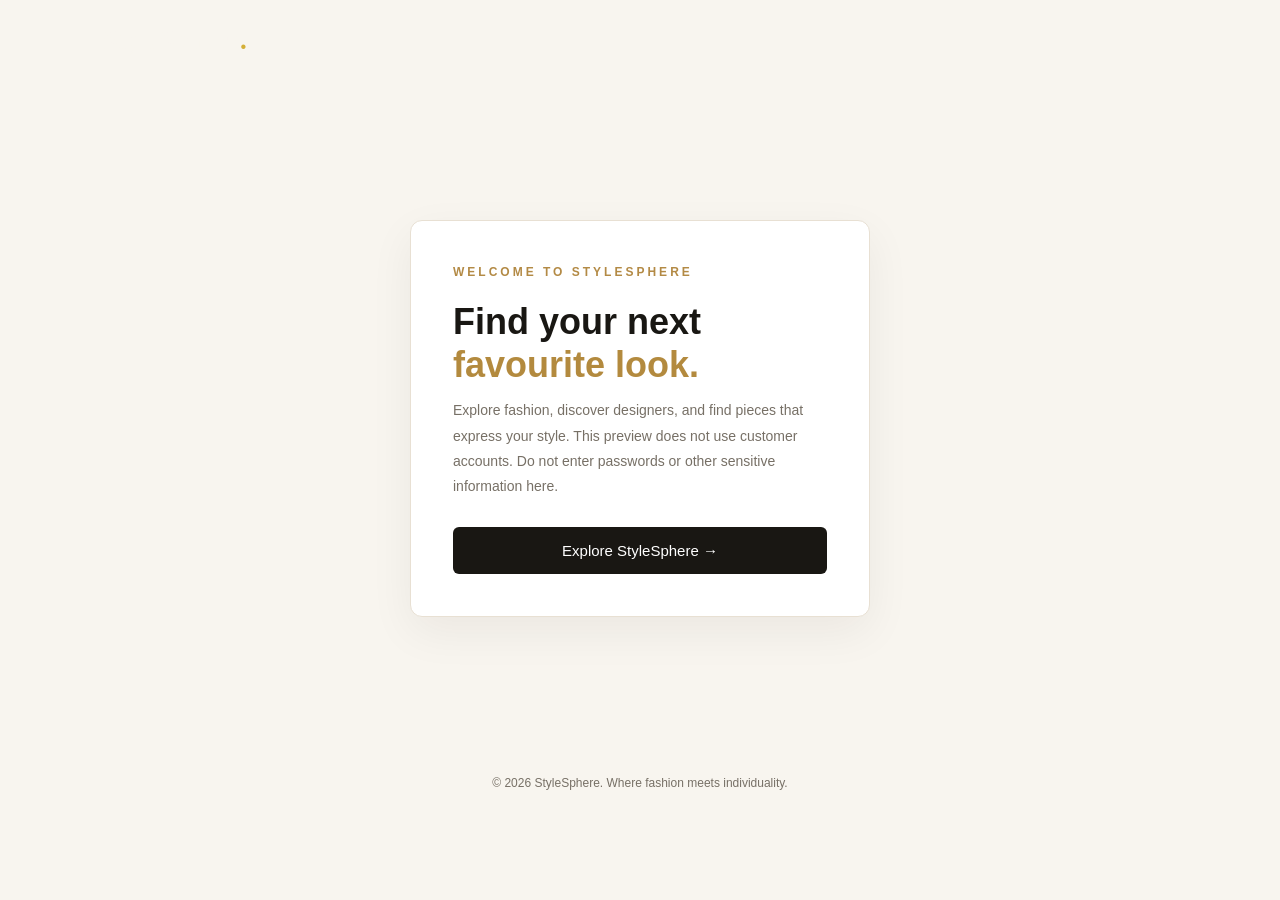
<file: index.html>
<!DOCTYPE html>
<html lang="en">
<head>
    <meta charset="UTF-8">
    <meta name="viewport" content="width=device-width, initial-scale=1.0">

    <title>StyleSphere | Fashion</title>

    <link rel="stylesheet" href="style.css">
</head>
<body class="auth-page">

    <header class="auth-header">
        <a href="dashboard.html" class="logo">StyleSphere<span>.</span></a>
    </header>

    <main class="auth-container">

        <section class="auth-card">

            <p class="eyebrow">WELCOME TO STYLESPHERE</p>

            <h1>Find your next <span>favourite look.</span></h1>

            <p class="auth-description">
                Explore fashion, discover designers, and find pieces that express
                your style. This preview does not use customer accounts. Do not
                enter passwords or other sensitive information here.
            </p>

            <a class="auth-button" href="dashboard.html">Explore StyleSphere →</a>

        </section>

    </main>

    <footer class="auth-footer">
        <p>© 2026 StyleSphere. Where fashion meets individuality.</p>
    </footer>

    <script src="script.js"></script>

</body>
</html>
</file>
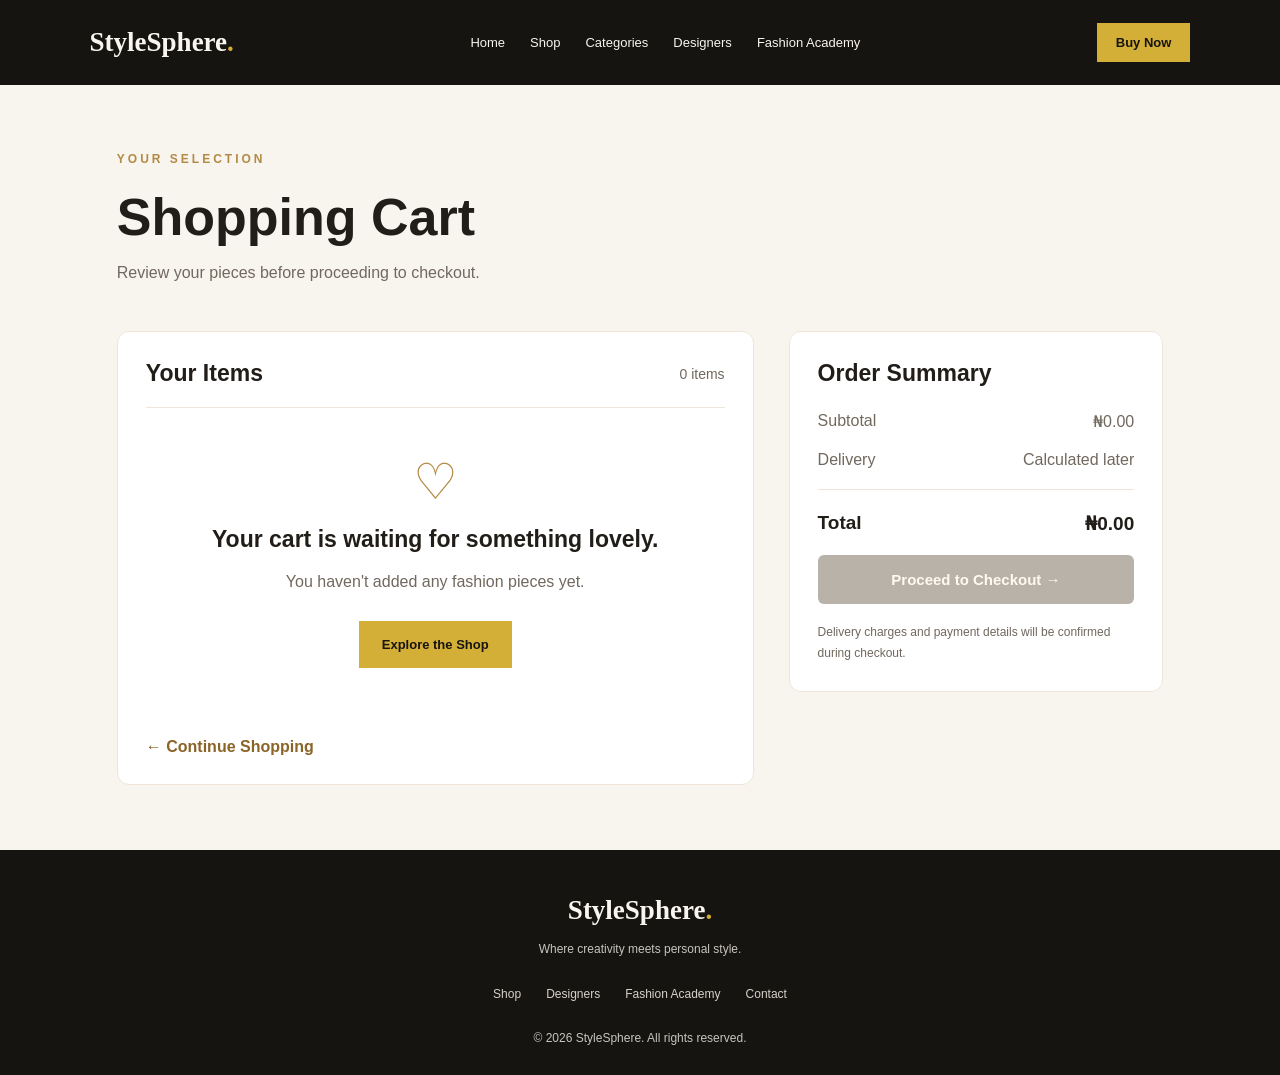
<file: cart.html>
<!DOCTYPE html>
<html lang="en">
<head>
    <meta charset="UTF-8">
    <meta name="viewport" content="width=device-width, initial-scale=1.0">
    <title>My Shopping Cart | StyleSphere</title>
    <link rel="stylesheet" href="style.css">
</head>

<body class="cart-page">

    <header class="navbar">
        <a href="dashboard.html" class="logo">StyleSphere<span>.</span></a>

        <nav class="nav-links">
            <a href="dashboard.html">Home</a>
            <a href="shop.html">Shop</a>
            <a href="categories.html">Categories</a>
            <a href="designers.html">Designers</a>
            <a href="fashion-academy.html">Fashion Academy</a>
        </nav>

        <div class="nav-actions">
            <a href="cart.html" class="signup-button">Buy Now</a>
        </div>
    </header>

    <main class="cart-main">
        <div class="cart-heading">
            <p class="eyebrow">YOUR SELECTION</p>
            <h1>Shopping Cart</h1>
            <p>Review your pieces before proceeding to checkout.</p>
        </div>

        <div class="cart-layout">

            <section class="cart-items-section">
                <div class="cart-items-header">
                    <h2>Your Items</h2>
                    <span id="cartItemCount">0 items</span>
                </div>

                <div id="cartItems" class="cart-items">
                    <!-- JavaScript displays cart items here. -->
                </div>

                <div id="emptyCart" class="empty-cart" hidden>
                    <div class="empty-cart-icon">♡</div>
                    <h2>Your cart is waiting for something lovely.</h2>
                    <p>You haven't added any fashion pieces yet.</p>
                    <a href="shop.html" class="shop-button">
                        Explore the Shop
                    </a>
                </div>

                <a href="shop.html" class="continue-shopping">
                    ← Continue Shopping
                </a>
            </section>

            <aside class="cart-summary">
                <h2>Order Summary</h2>

                <div class="summary-row">
                    <span>Subtotal</span>
                    <span id="cartSubtotal">₦0.00</span>
                </div>

                <div class="summary-row">
                    <span>Delivery</span>
                    <span id="cartDelivery">Calculated later</span>
                </div>

                <div class="summary-row summary-total">
                    <span>Total</span>
                    <span id="cartTotal">₦0.00</span>
                </div>

                <button id="checkoutButton" class="checkout-button">
                    Proceed to Checkout →
                </button>

                <p class="cart-note">
                    Delivery charges and payment details will be confirmed
                    during checkout.
                </p>
            </aside>

        </div>
    </main>

    <footer class="footer">
        <a href="dashboard.html" class="logo">StyleSphere<span>.</span></a>
        <p>Where creativity meets personal style.</p>

        <div class="footer-links">
            <a href="shop.html">Shop</a>
            <a href="designers.html">Designers</a>
            <a href="fashion-academy.html">Fashion Academy</a>
            <a href="contact.html">Contact</a>
        </div>

        <p>© 2026 StyleSphere. All rights reserved.</p>
    </footer>

    <script src="script.js"></script>
</body>
</html>
</file>
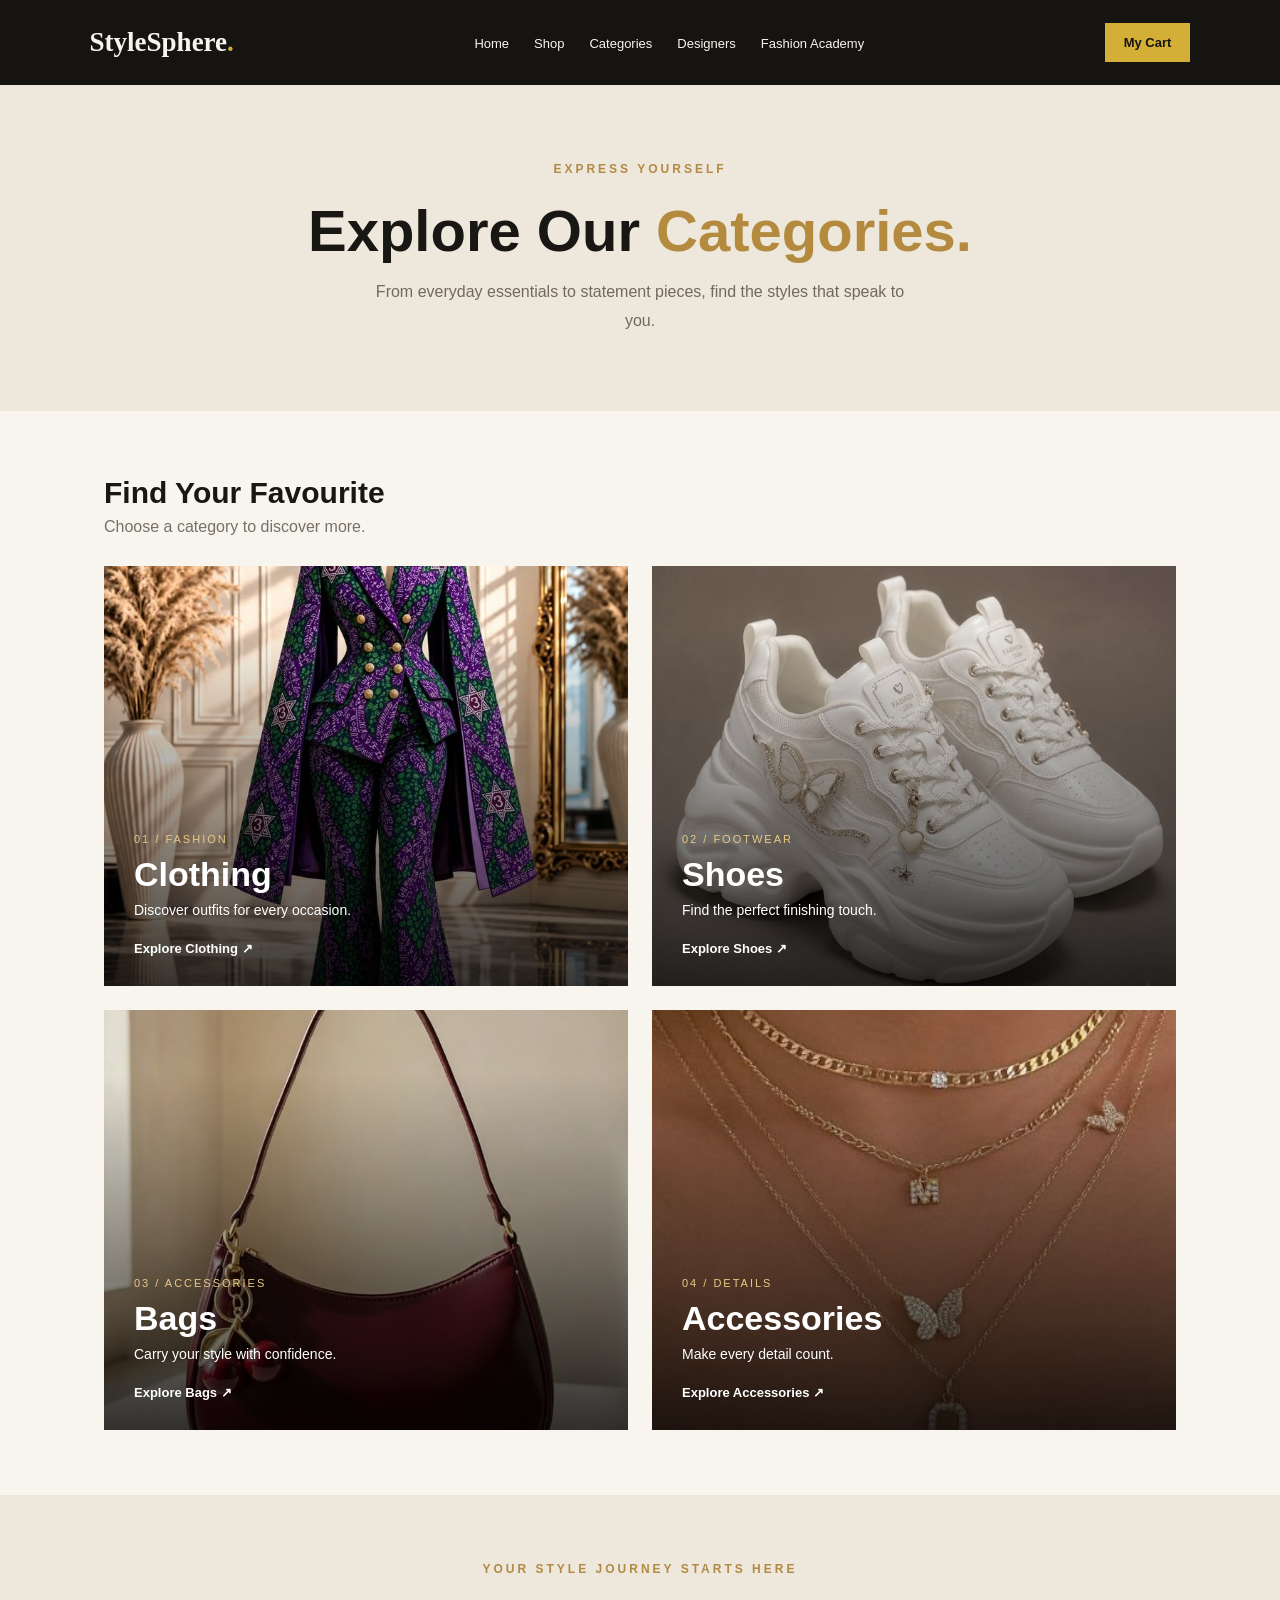
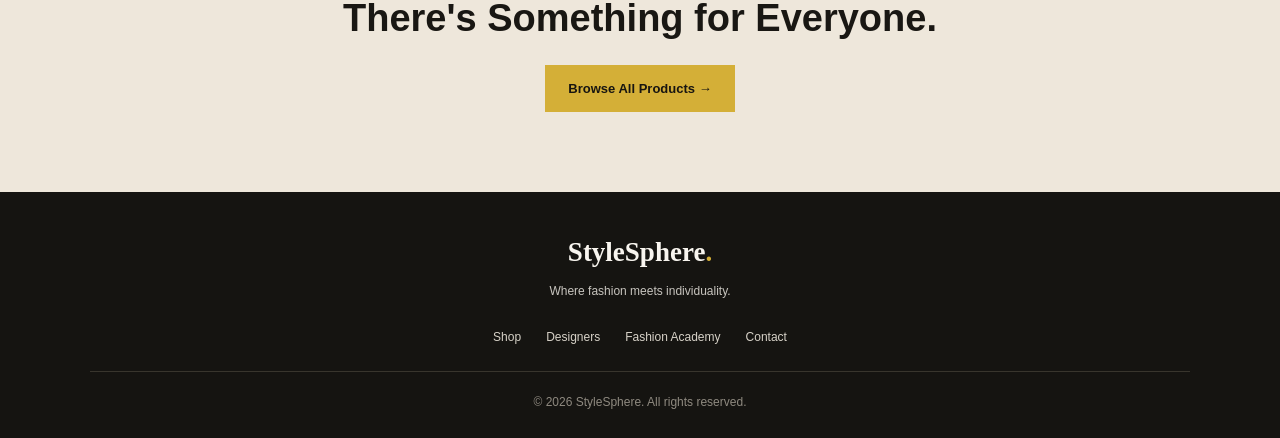
<file: categories.html>
<!DOCTYPE html>
<html lang="en">
<head>
    <meta charset="UTF-8">
    <meta name="viewport" content="width=device-width, initial-scale=1.0">

    <title>Categories | StyleSphere</title>

    <link rel="stylesheet" href="style.css">
</head>

<body>

    <header>
        <nav class="navbar">
            <a href="dashboard.html" class="logo">StyleSphere<span>.</span></a>

            <ul class="nav-links">
                <li><a href="dashboard.html">Home</a></li>
                <li><a href="shop.html">Shop</a></li>
                <li><a href="categories.html">Categories</a></li>
                <li><a href="designers.html">Designers</a></li>
                <li><a href="fashion-academy.html">Fashion Academy</a></li>
            </ul>

            <div class="nav-actions">
                <a href="dashboard.html" class="signup-button">My Cart</a>
            </div>
        </nav>
    </header>

    <main class="categories-page">

        <section class="categories-hero">
            <p class="eyebrow">EXPRESS YOURSELF</p>

            <h1>Explore Our <span>Categories.</span></h1>

            <p>
                From everyday essentials to statement pieces,
                find the styles that speak to you.
            </p>
        </section>

        <section class="category-section">

            <div class="category-intro">
                <h2>Find Your Favourite</h2>
                <p>Choose a category to discover more.</p>
            </div>

            <div class="category-page-grid">

                <a href="shop.html?category=clothing"
                   class="category-feature">
                    <img src="images/clothing (3).jpg"
                         alt="Fashion clothing collection">
                    <div class="category-overlay">
                        <span>01 / FASHION</span>
                        <h2>Clothing</h2>
                        <p>Discover outfits for every occasion.</p>
                        <span class="category-cta">Explore Clothing ↗</span>
                    </div>
                </a>

                <a href="shop.html?category=shoes"
                   class="category-feature">
                    <img src="images/Shoes (4).jpg"
                         alt="Footwear and personal style inspiration">
                    <div class="category-overlay">
                        <span>02 / FOOTWEAR</span>
                        <h2>Shoes</h2>
                        <p>Find the perfect finishing touch.</p>
                        <span class="category-cta">Explore Shoes ↗</span>
                    </div>
                </a>

                <a href="shop.html?category=bags"
                   class="category-feature">
                    <img src="images/Bags (3).jpg"
                         alt="Designer handbag collection">
                    <div class="category-overlay">
                        <span>03 / ACCESSORIES</span>
                        <h2>Bags</h2>
                        <p>Carry your style with confidence.</p>
                        <span class="category-cta">Explore Bags ↗</span>
                    </div>
                </a>

                <a href="shop.html?category=accessories"
                   class="category-feature">
                    <img src="images/Accessories (11).jpg"
                         alt="Fashion accessories">
                    <div class="category-overlay">
                        <span>04 / DETAILS</span>
                        <h2>Accessories</h2>
                        <p>Make every detail count.</p>
                        <span class="category-cta">Explore Accessories ↗</span>
                    </div>
                </a>

            </div>

        </section>

        <section class="category-bottom">
            <p class="eyebrow">YOUR STYLE JOURNEY STARTS HERE</p>
            <h2>There's Something for Everyone.</h2>
            <a href="shop.html" class="shop-button">Browse All Products →</a>
        </section>

    </main>

    <footer class="footer">
        <a href="dashboard.html" class="logo">StyleSphere<span>.</span></a>

        <p>Where fashion meets individuality.</p>

        <div class="footer-links">
            <a href="shop.html">Shop</a>
            <a href="designers.html">Designers</a>
            <a href="fashion-academy.html">Fashion Academy</a>
            <a href="contact.html">Contact</a>
        </div>

        <p class="copyright">© 2026 StyleSphere. All rights reserved.</p>
    </footer>

    <script src="script.js"></script>

</body>
</html>
</file>
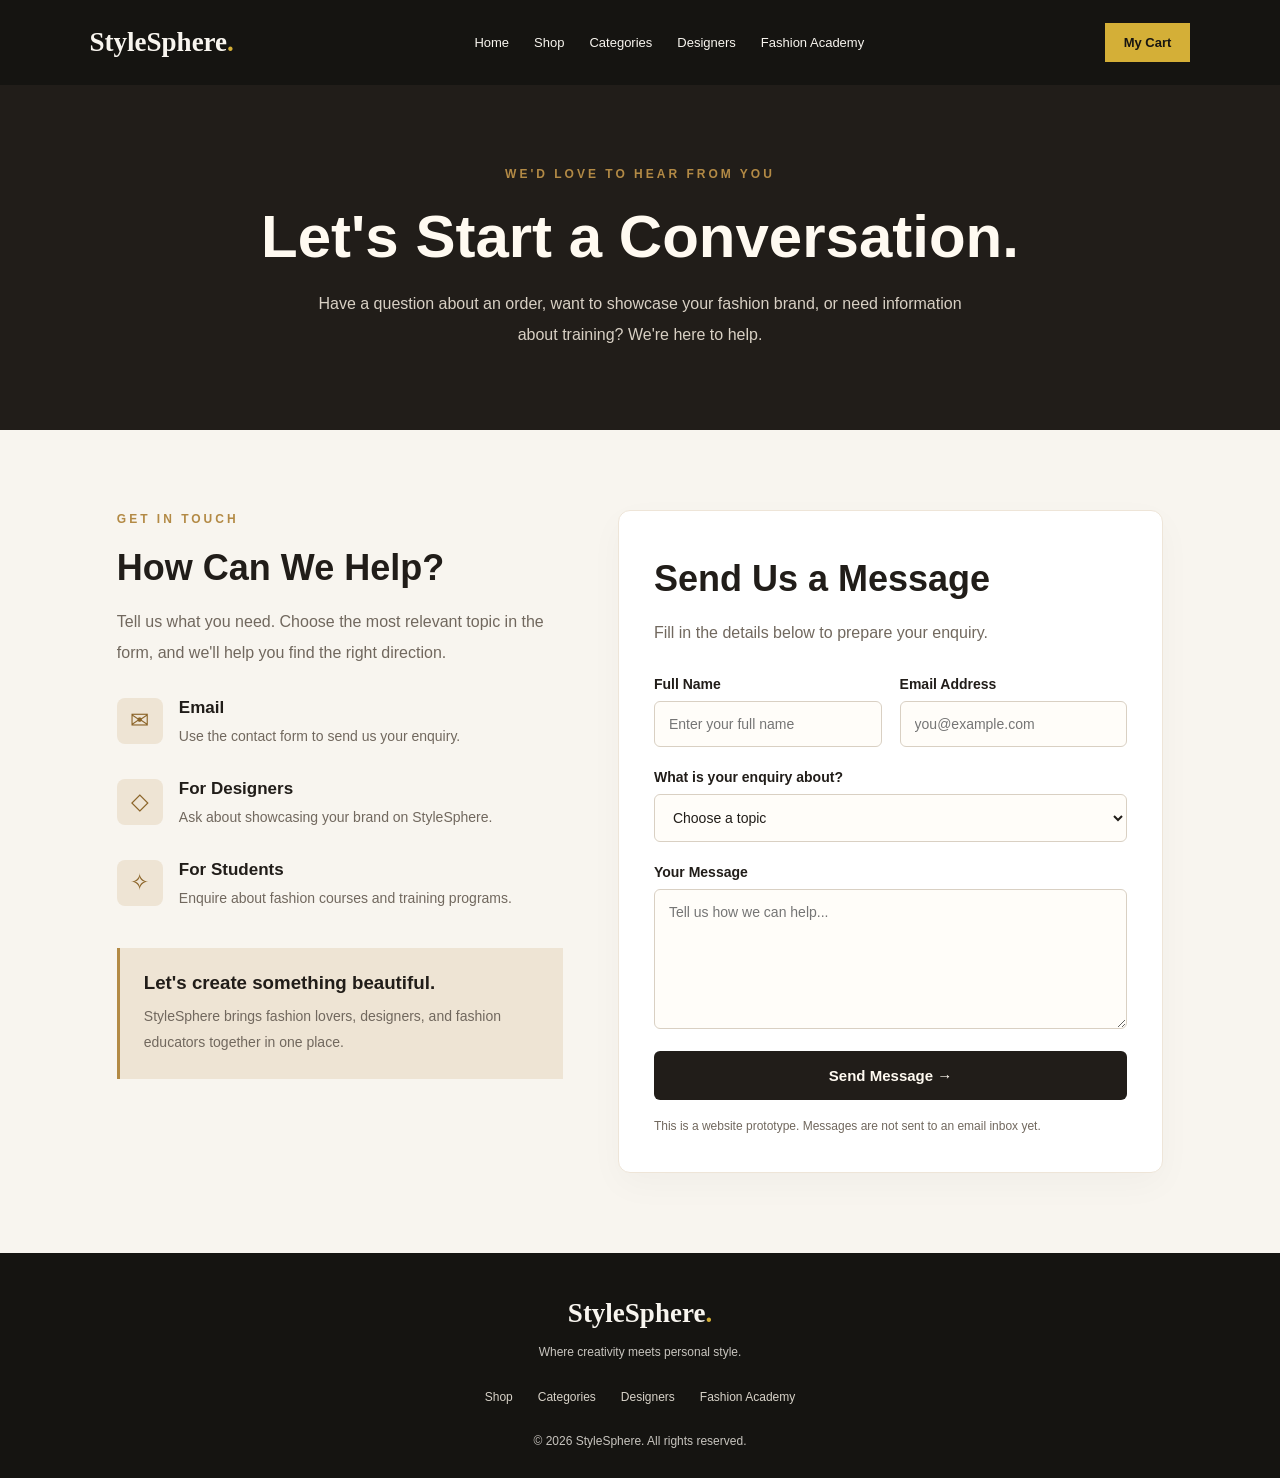
<file: contact.html>
<!DOCTYPE html>
<html lang="en">
<head>
    <meta charset="UTF-8">
    <meta name="viewport" content="width=device-width, initial-scale=1.0">
    <title>Contact Us | StyleSphere</title>
    <link rel="stylesheet" href="style.css">
</head>

<body class="contact-page">

    <header class="navbar">
        <a href="dashboard.html" class="logo">StyleSphere<span>.</span></a>

        <nav class="nav-links">
            <a href="dashboard.html">Home</a>
            <a href="shop.html">Shop</a>
            <a href="categories.html">Categories</a>
            <a href="designers.html">Designers</a>
            <a href="fashion-academy.html">Fashion Academy</a>
        </nav>

        <div class="nav-actions">
            <a href="cart.html" class="signup-button">My Cart</a>
        </div>
    </header>

    <main>
        <section class="contact-hero">
            <p class="eyebrow">WE'D LOVE TO HEAR FROM YOU</p>
            <h1>Let's Start a Conversation.</h1>
            <p>
                Have a question about an order, want to showcase your fashion
                brand, or need information about training? We're here to help.
            </p>
        </section>

        <section class="contact-section">

            <div class="contact-information">
                <p class="eyebrow">GET IN TOUCH</p>
                <h2>How Can We Help?</h2>

                <p class="contact-description">
                    Tell us what you need. Choose the most relevant topic
                    in the form, and we'll help you find the right direction.
                </p>

                <div class="contact-detail">
                    <div class="contact-icon">✉</div>
                    <div>
                        <h3>Email</h3>
                        <p>Use the contact form to send us your enquiry.</p>
                    </div>
                </div>

                <div class="contact-detail">
                    <div class="contact-icon">◇</div>
                    <div>
                        <h3>For Designers</h3>
                        <p>Ask about showcasing your brand on StyleSphere.</p>
                    </div>
                </div>

                <div class="contact-detail">
                    <div class="contact-icon">✧</div>
                    <div>
                        <h3>For Students</h3>
                        <p>Enquire about fashion courses and training programs.</p>
                    </div>
                </div>

                <div class="contact-note">
                    <h3>Let's create something beautiful.</h3>
                    <p>
                        StyleSphere brings fashion lovers, designers,
                        and fashion educators together in one place.
                    </p>
                </div>
            </div>

            <div class="contact-form-container">
                <h2>Send Us a Message</h2>
                <p class="form-intro">
                    Fill in the details below to prepare your enquiry.
                </p>

                <form id="contactForm">

                    <div class="contact-form-row">
                        <div class="form-field">
                            <label for="contactName">Full Name</label>
                            <input
                                type="text"
                                id="contactName"
                                name="name"
                                placeholder="Enter your full name"
                                required
                            >
                        </div>

                        <div class="form-field">
                            <label for="contactEmail">Email Address</label>
                            <input
                                type="email"
                                id="contactEmail"
                                name="email"
                                placeholder="you@example.com"
                                required
                            >
                        </div>
                    </div>

                    <div class="form-field">
                        <label for="contactSubject">What is your enquiry about?</label>
                        <select id="contactSubject" name="subject" required>
                            <option value="">Choose a topic</option>
                            <option value="order">Orders and Shopping</option>
                            <option value="designer">Designer Registration</option>
                            <option value="training">Fashion Training</option>
                            <option value="technical">Website Technical Issue</option>
                            <option value="other">Other Enquiry</option>
                        </select>
                    </div>

                    <div class="form-field">
                        <label for="contactMessage">Your Message</label>
                        <textarea
                            id="contactMessage"
                            name="message"
                            rows="6"
                            placeholder="Tell us how we can help..."
                            required
                        ></textarea>
                    </div>

                    <button type="submit" class="contact-submit-button">
                        Send Message →
                    </button>

                    <p id="contactFeedback" class="contact-feedback" role="status" aria-live="polite"></p>

                    <p class="contact-form-note">
                        This is a website prototype. Messages are not sent
                        to an email inbox yet.
                    </p>
                </form>
            </div>

        </section>
    </main>

    <footer class="footer">
        <a href="dashboard.html" class="logo">StyleSphere<span>.</span></a>
        <p>Where creativity meets personal style.</p>

        <div class="footer-links">
            <a href="shop.html">Shop</a>
            <a href="categories.html">Categories</a>
            <a href="designers.html">Designers</a>
            <a href="fashion-academy.html">Fashion Academy</a>
        </div>

        <p>© 2026 StyleSphere. All rights reserved.</p>
    </footer>

    <script src="script.js"></script>
</body>
</html>
</file>
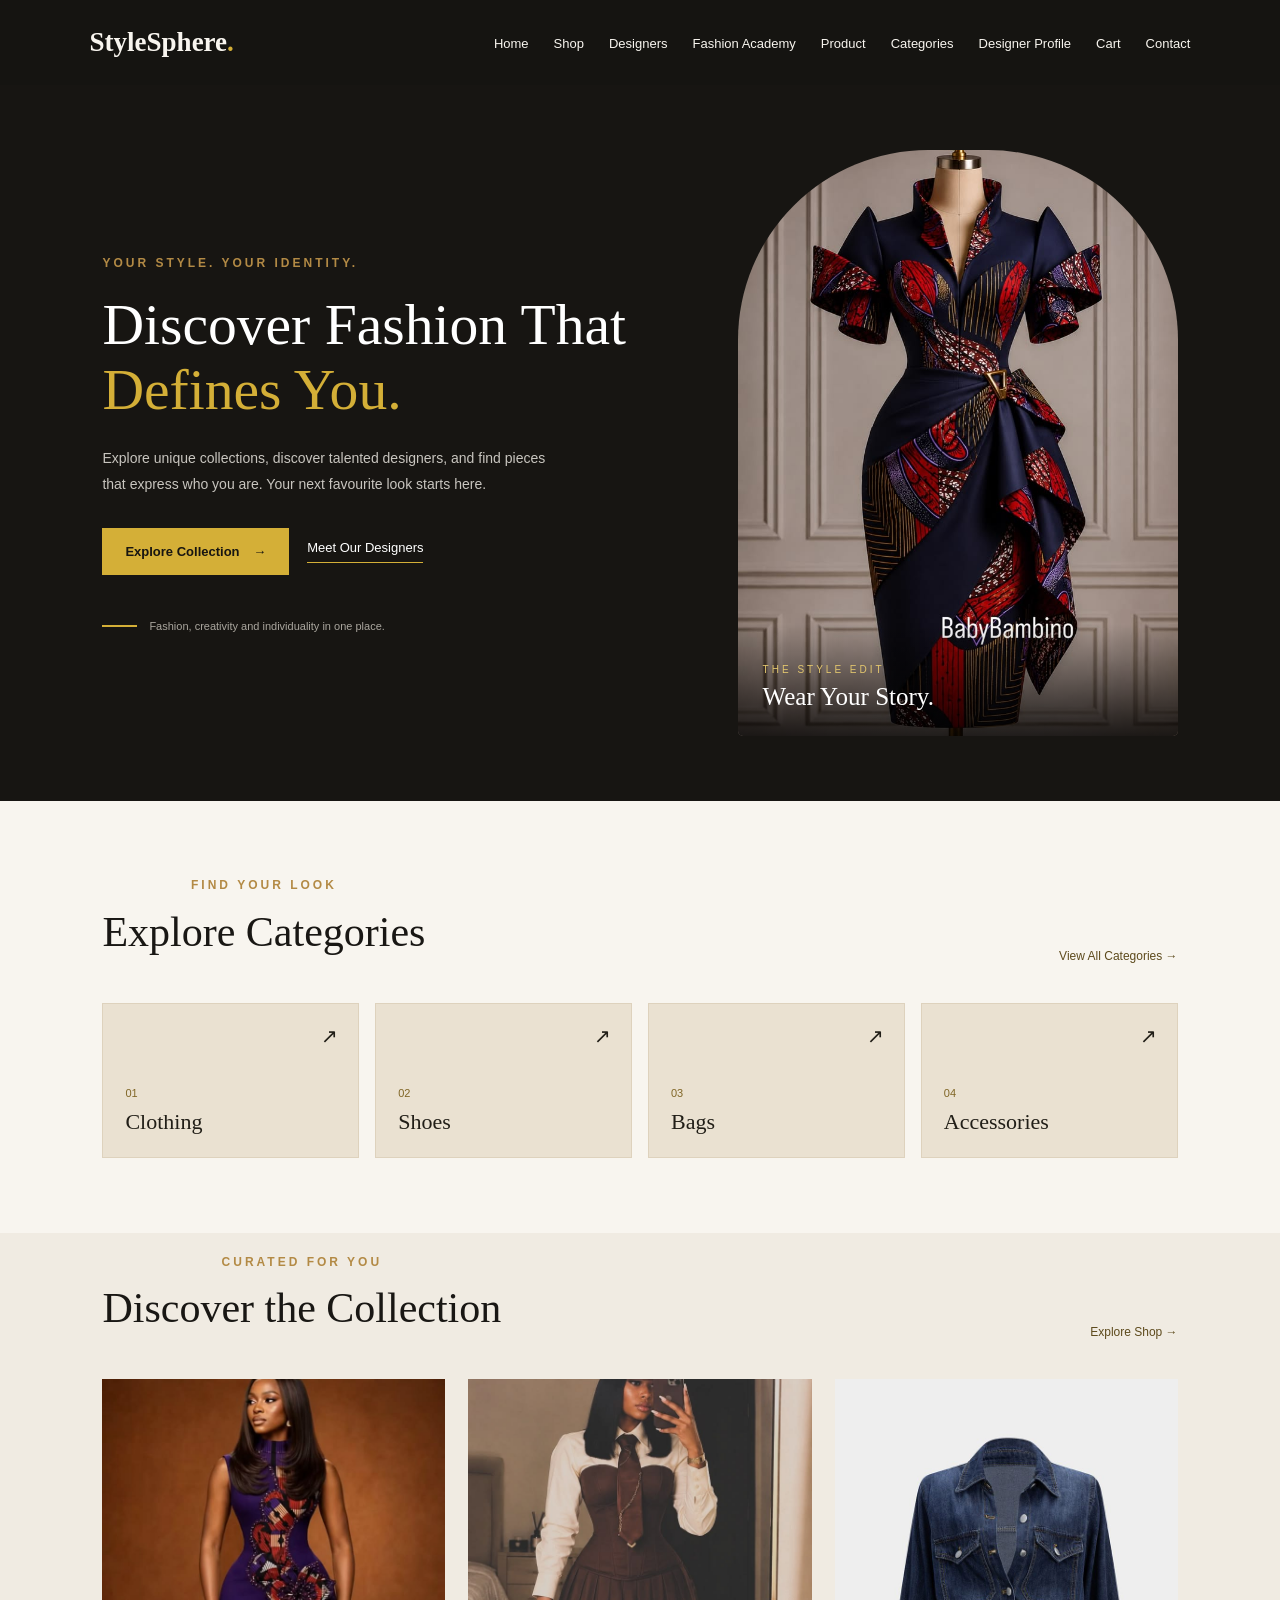
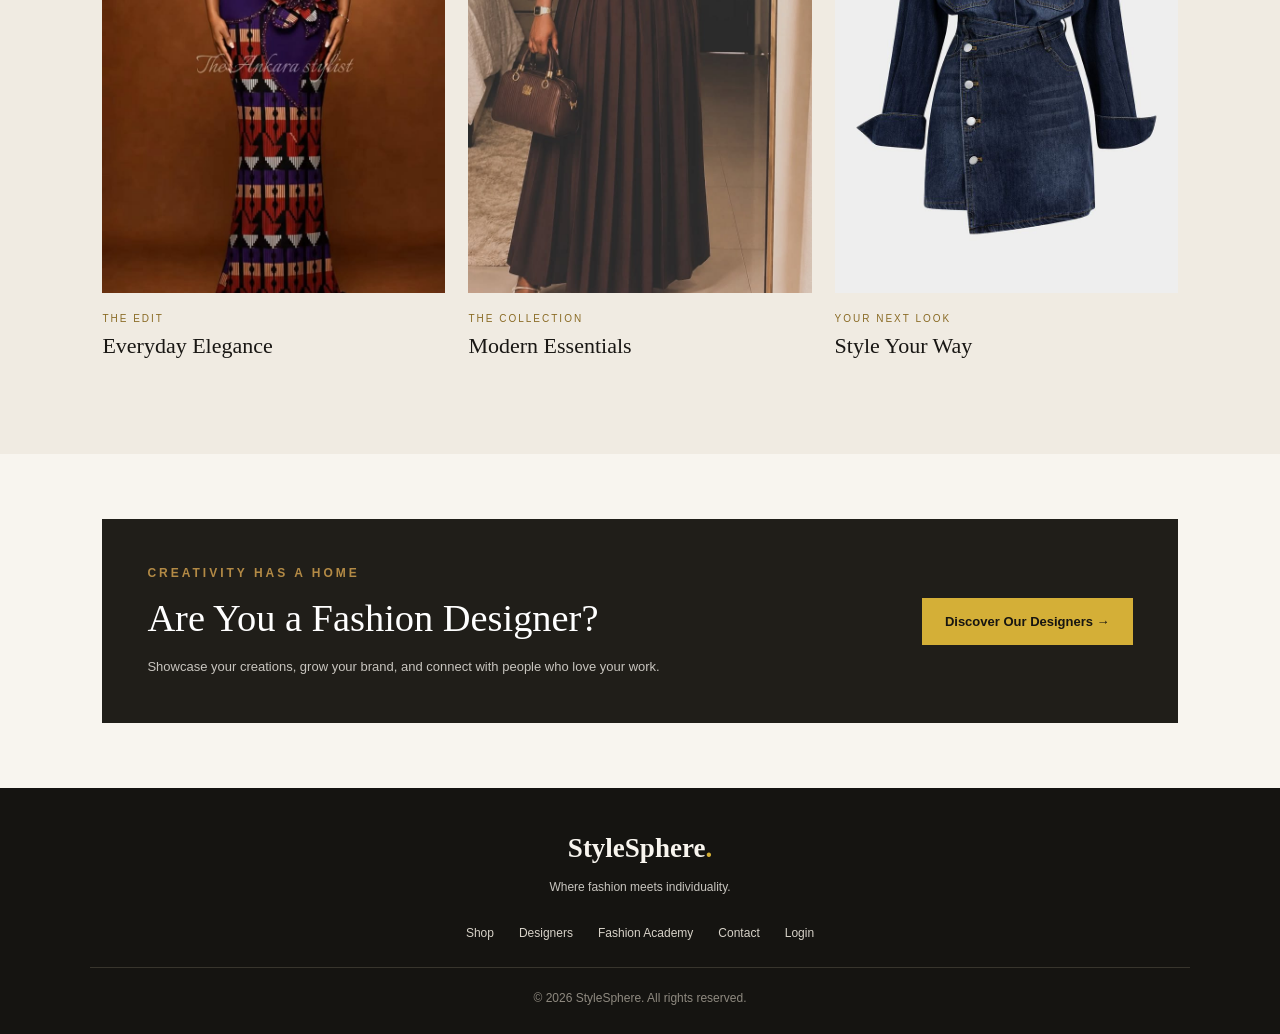
<file: dashboard.html>
<!DOCTYPE html>
<html lang="en">
<head>
    <meta charset="UTF-8">
    <meta name="viewport" content="width=device-width, initial-scale=1.0">

    <title>StyleSphere | Discover Your Style</title>

    <link rel="stylesheet" href="style.css">
</head>

<body>

    <!-- Navigation Bar -->
    <header>
        <nav class="navbar">

            <a href="dashboard.html" class="logo">StyleSphere<span>.</span></a>

            <ul class="nav-links">
                <li><a href="dashboard.html">Home</a></li>
                <li><a href="shop.html">Shop</a></li>
                <li><a href="designers.html">Designers</a></li>
                <li><a href="fashion-academy.html">Fashion Academy</a></li>
                <li><a href="product.html">Product</a></li>
                <li><a href="categories.html">Categories</a></li>
                <li><a href="designer-profile.html">Designer Profile</a></li>
                <li><a href="cart.html">Cart</a></li>
                <li><a href="contact.html">Contact</a></li>

            </ul>

        </nav>
    </header>

    <!-- Hero Section -->
    <main>

        <section class="hero">

            <div class="hero-content">

                <p class="eyebrow">YOUR STYLE. YOUR IDENTITY.</p>

                <h1>Discover Fashion That <span>Defines You.</span></h1>

                <p class="hero-description">
                    Explore unique collections, discover talented designers,
                    and find pieces that express who you are.
                    Your next favourite look starts here.
                </p>

                <div class="hero-buttons">
                    <a href="shop.html" class="shop-button">
                        Explore Collection <span>→</span>
                    </a>

                    <a href="designers.html" class="secondary-button">
                        Meet Our Designers
                    </a>
                </div>

                <div class="hero-note">
                    <span class="gold-line"></span>
                    <p>Fashion, creativity and individuality in one place.</p>
                </div>

            </div>

            <div class="hero-image">

                <img
                    src="images/clothing (37).jpg"
                    alt="Fashion model wearing an elegant outfit"
                >

                <div class="image-label">
                    <span class="label-small">THE STYLE EDIT</span>
                    <span class="label-large">Wear Your Story.</span>
                </div>

            </div>

        </section>

        <!-- Categories Section -->
        <section class="categories">

            <div class="section-heading">
                <div>
                    <p class="eyebrow">FIND YOUR LOOK</p>
                    <h2>Explore Categories</h2>
                </div>

                <a href="categories.html" class="view-all">
                    View All Categories →
                </a>
            </div>

            <div class="category-list">

                <a href="categories.html" class="category-card">
                    <span class="category-number">01</span>
                    <span class="category-name">Clothing</span>
                    <span class="category-arrow">↗</span>
                </a>

                <a href="categories.html" class="category-card">
                    <span class="category-number">02</span>
                    <span class="category-name">Shoes</span>
                    <span class="category-arrow">↗</span>
                </a>

                <a href="categories.html" class="category-card">
                    <span class="category-number">03</span>
                    <span class="category-name">Bags</span>
                    <span class="category-arrow">↗</span>
                </a>

                <a href="categories.html" class="category-card">
                    <span class="category-number">04</span>
                    <span class="category-name">Accessories</span>
                    <span class="category-arrow">↗</span>
                </a>

            </div>

        </section>

        <!-- Featured Collection -->
        <section class="featured">

            <div class="section-heading">
                <div>
                    <p class="eyebrow">CURATED FOR YOU</p>
                    <h2>Discover the Collection</h2>
                </div>

                <a href="shop.html" class="view-all">
                    Explore Shop →
                </a>
            </div>

            <div class="featured-grid">

                <article class="featured-card">
                    <img
                        src="images/clothing (20).jpg"
                        alt="Elegant contemporary fashion"
                        loading="lazy"
                    >
                    <div class="featured-info">
                        <p>THE EDIT</p>
                        <h3>Everyday Elegance</h3>
                    </div>
                </article>

                <article class="featured-card">
                    <img
                        src="images/clothing (27).jpg"
                        alt="Stylish fashion shopping collection"
                        loading="lazy"
                    >
                    <div class="featured-info">
                        <p>THE COLLECTION</p>
                        <h3>Modern Essentials</h3>
                    </div>
                </article>

                <article class="featured-card">
                    <img
                        src="images/clothing (30).jpg"
                        alt="Carefully styled fashion wardrobe"
                        loading="lazy"
                    >
                    <div class="featured-info">
                        <p>YOUR NEXT LOOK</p>
                        <h3>Style Your Way</h3>
                    </div>
                </article>

                

            </div>

        </section>

        <!-- Designer Invitation -->
        <section class="designer-banner">

            <div>
                <p class="eyebrow">CREATIVITY HAS A HOME</p>
                <h2>Are You a Fashion Designer?</h2>
                <p>
                    Showcase your creations, grow your brand,
                    and connect with people who love your work.
                </p>
            </div>

            <a href="designers.html" class="shop-button">
                Discover Our Designers →
            </a>

        </section>

    </main>

    <!-- Footer -->
    <footer class="footer">

        <a href="dashboard.html" class="logo">StyleSphere<span>.</span></a>

        <p>Where fashion meets individuality.</p>

        <div class="footer-links">
            <a href="shop.html">Shop</a>
            <a href="designers.html">Designers</a>
            <a href="fashion-academy.html">Fashion Academy</a>
            <a href="contact.html">Contact</a>
            <a href="login.html">Login</a>
        </div>

        <p class="copyright">
            &copy; 2026 StyleSphere. All rights reserved.
        </p>

    </footer>

    <script src="script.js"></script>

</body>
</html>
</file>
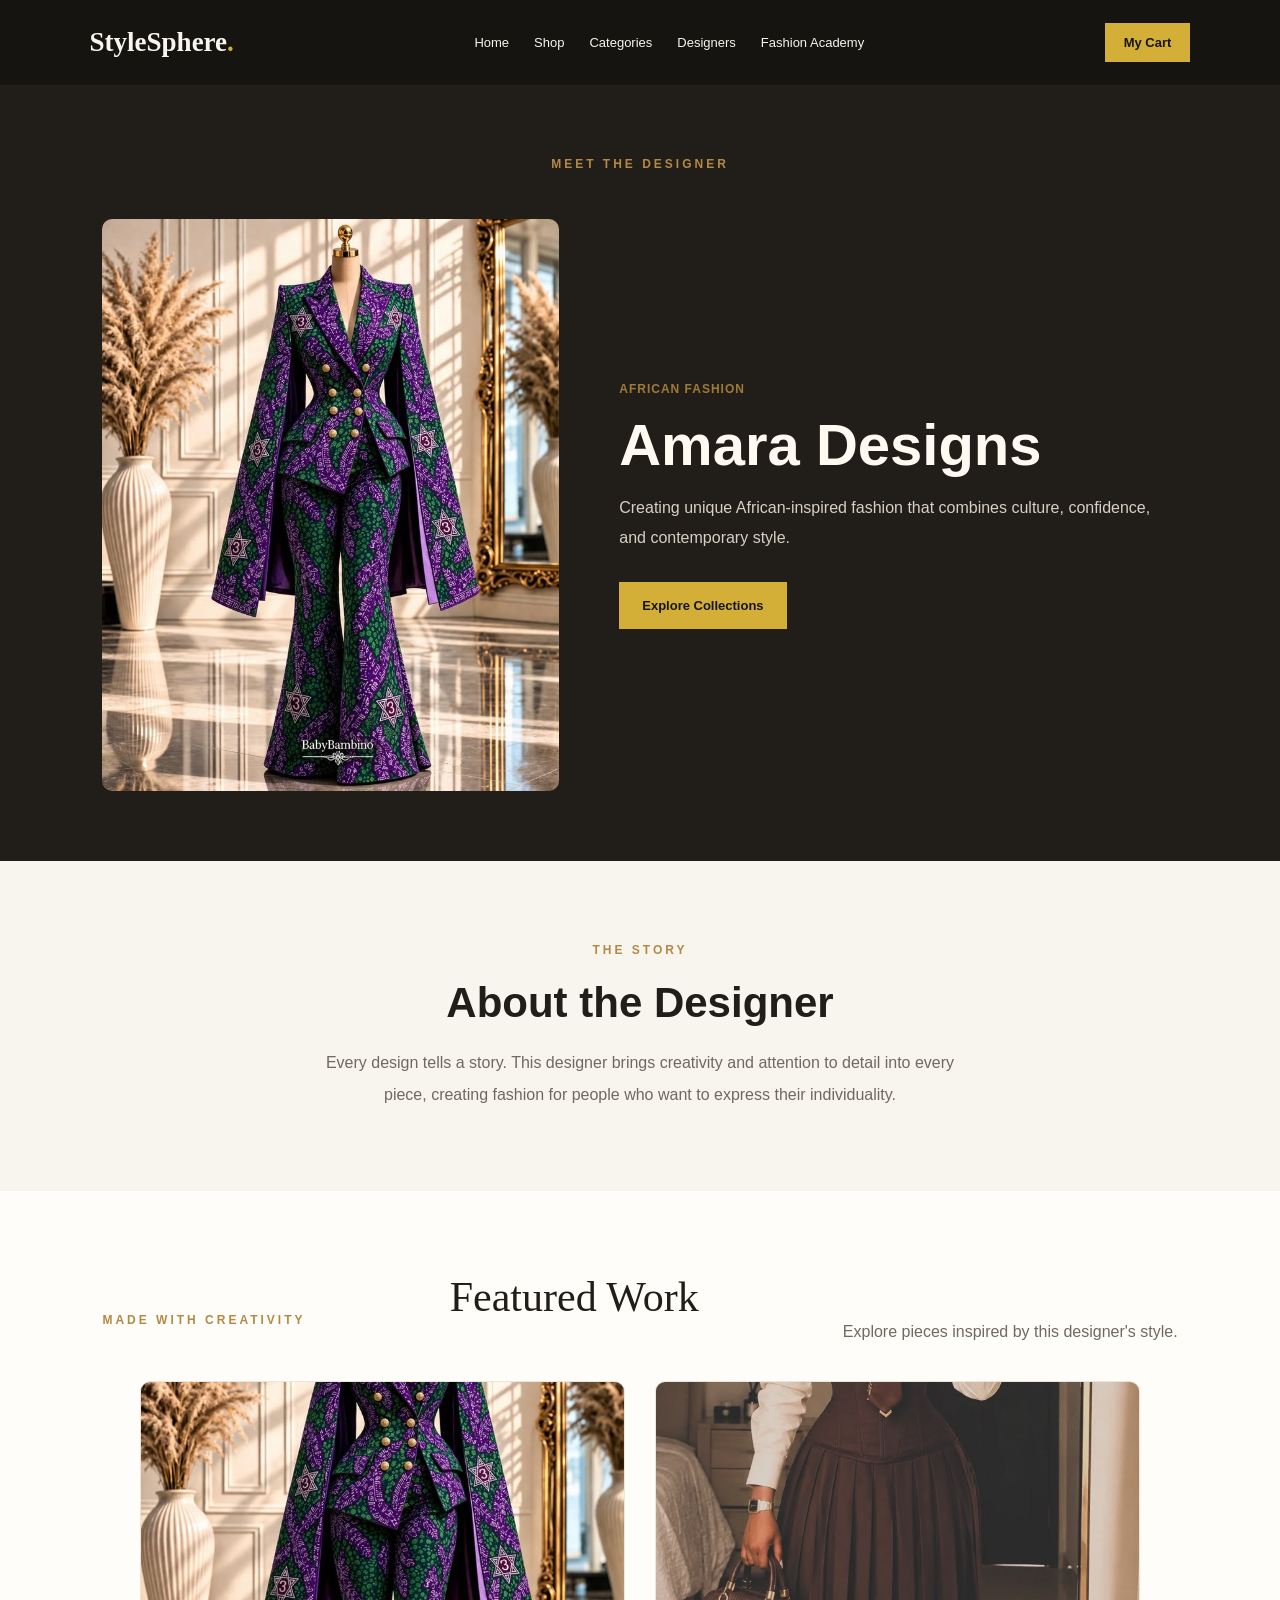
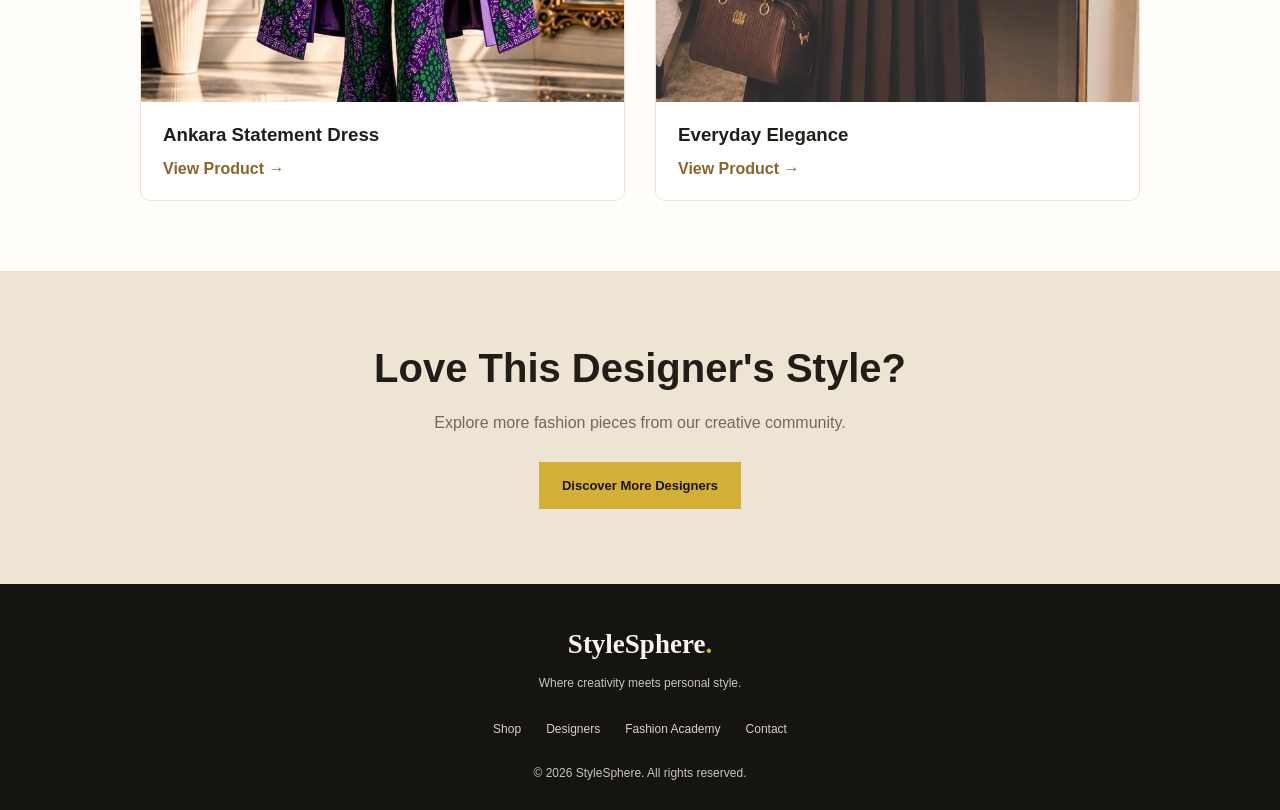
<file: designer-profile.html>
<!DOCTYPE html>
<html lang="en">
<head>
    <meta charset="UTF-8">
    <meta name="viewport" content="width=device-width, initial-scale=1.0">
    <title>Designer Profile | StyleSphere</title>
    <link rel="stylesheet" href="style.css">
</head>

<body class="designer-profile-page">

    <header class="navbar">
        <a href="dashboard.html" class="logo">StyleSphere<span>.</span></a>

        <nav class="nav-links">
            <a href="dashboard.html">Home</a>
            <a href="shop.html">Shop</a>
            <a href="categories.html">Categories</a>
            <a href="designers.html">Designers</a>
            <a href="fashion-academy.html">Fashion Academy</a>
        </nav>

        <div class="nav-actions">
            <a href="cart.html" class="signup-button">My Cart</a>
        </div>
    </header>

    <main>
        <section class="profile-hero">
            <p class="eyebrow">MEET THE DESIGNER</p>

            <div class="profile-intro">
                <img
                    id="profileImage"
                    src="images/clothing (3).jpg"
                    alt="Fashion designer's work"
                >

                <div class="profile-text">
                    <p class="designer-specialty" id="profileSpecialty">
                        African Fashion
                    </p>

                    <h1 id="profileName">Amara Designs</h1>

                    <p id="profileDescription">
                        Creating unique African-inspired fashion that combines
                        culture, confidence, and contemporary style.
                    </p>

                    <a href="shop.html" class="shop-button">
                        Explore Collections
                    </a>
                </div>
            </div>
        </section>

        <section class="profile-about">
            <p class="eyebrow">THE STORY</p>
            <h2>About the Designer</h2>

            <p id="profileStory">
                Every design tells a story. This designer brings creativity
                and attention to detail into every piece, creating fashion
                for people who want to express their individuality.
            </p>
        </section>

        <section class="profile-collections">
            <div class="section-heading">
                <p class="eyebrow">MADE WITH CREATIVITY</p>
                <h2>Featured Work</h2>
                <p>Explore pieces inspired by this designer's style.</p>
            </div>

            <div class="profile-product-grid">
                <article class="profile-product">
                    <img
                        src="images/clothing (3).jpg"
                        alt="Ankara fashion design"
                    >
                    <div>
                        <h3>Ankara Statement Dress</h3>
                        <a href="product.html?item=ankara-dress">
                            View Product →
                        </a>
                    </div>
                </article>

                <article class="profile-product">
                    <img
                        src="images/clothing (27).jpg"
                        alt="Modern ready-to-wear outfit"
                    >
                    <div>
                        <h3>Everyday Elegance</h3>
                        <a href="product.html?item=everyday-elegance">
                            View Product →
                        </a>
                    </div>
                </article>
            </div>
        </section>

        <section class="profile-cta">
            <h2>Love This Designer's Style?</h2>
            <p>Explore more fashion pieces from our creative community.</p>
            <a href="designers.html" class="shop-button">
                Discover More Designers
            </a>
        </section>
    </main>

    <footer class="footer">
        <a href="fashion-academy.html" class="logo">StyleSphere<span>.</span></a>
        <p>Where creativity meets personal style.</p>

        <div class="footer-links">
            <a href="shop.html">Shop</a>
            <a href="designers.html">Designers</a>
            <a href="fashion-academy.html">Fashion Academy</a>
            <a href="contact.html">Contact</a>
        </div>

        <p>© 2026 StyleSphere. All rights reserved.</p>
    </footer>

    <script src="script.js"></script>
</body>
</html>
</file>
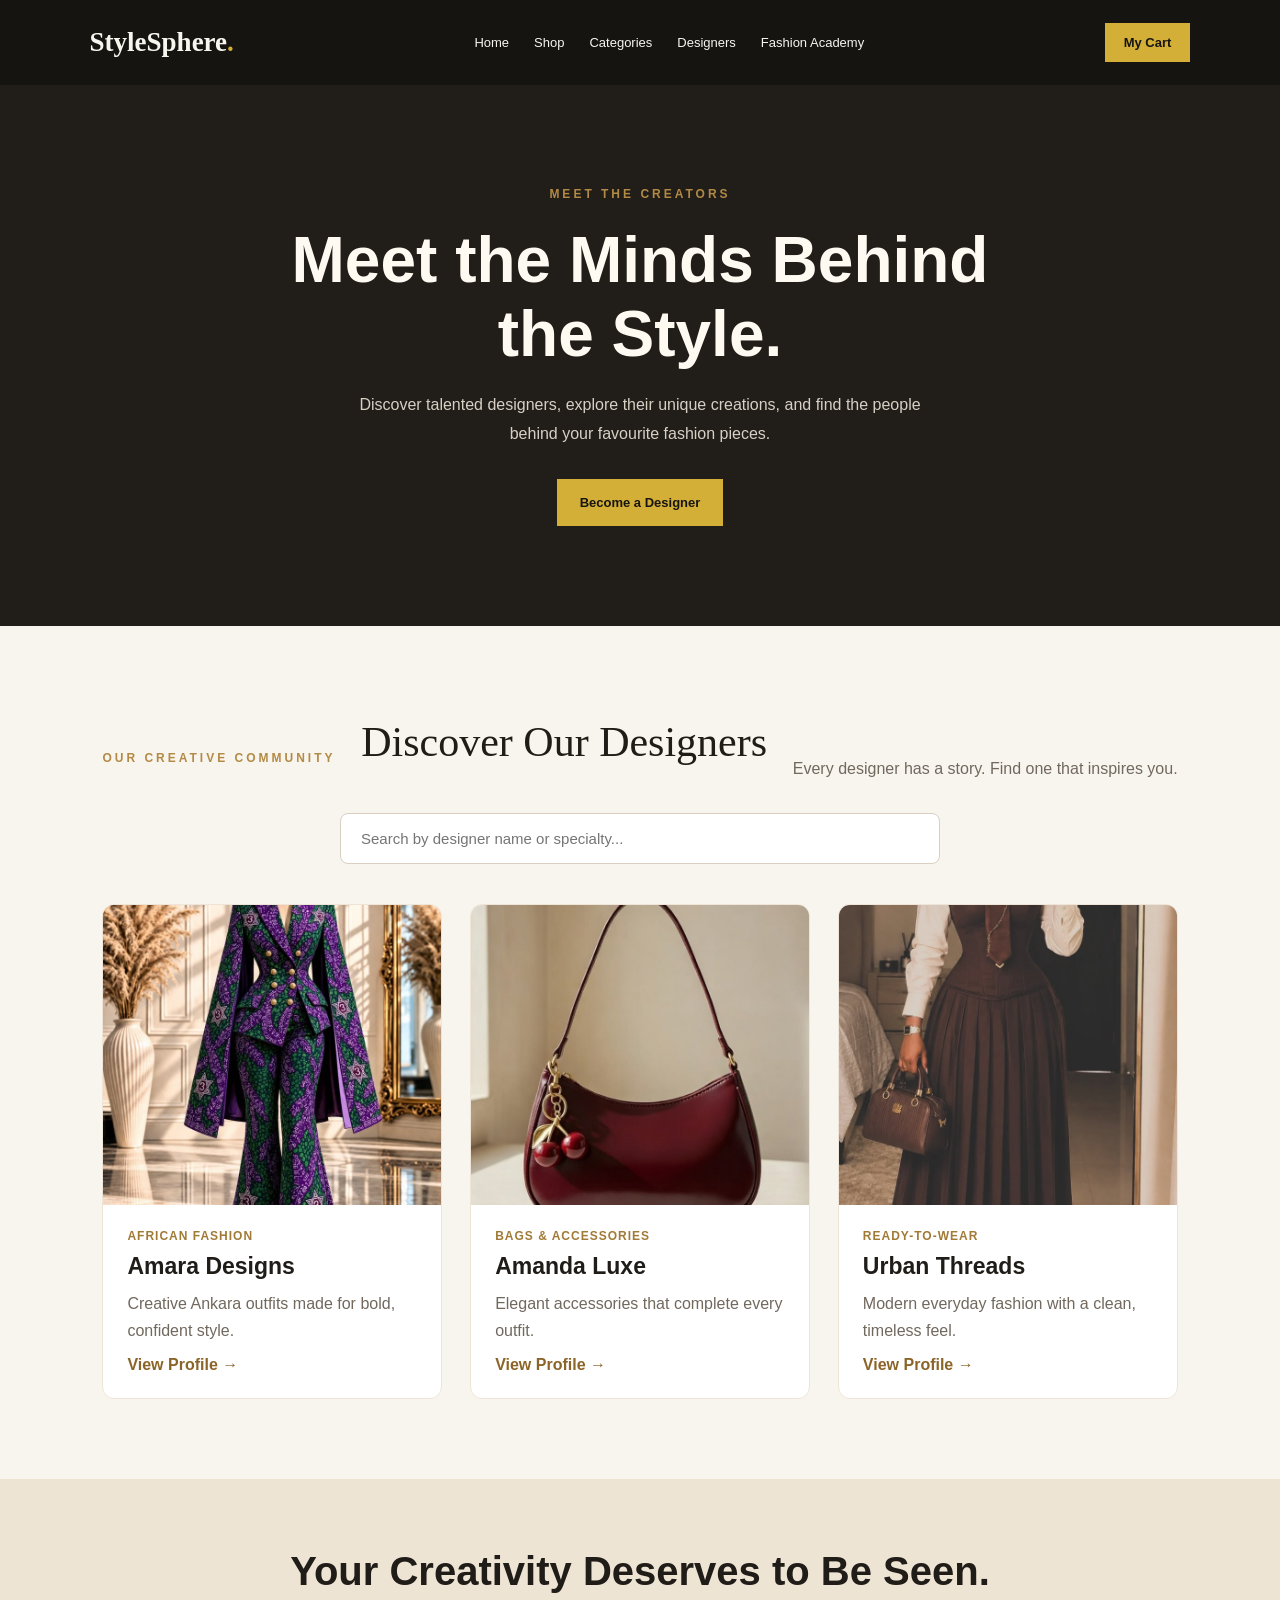
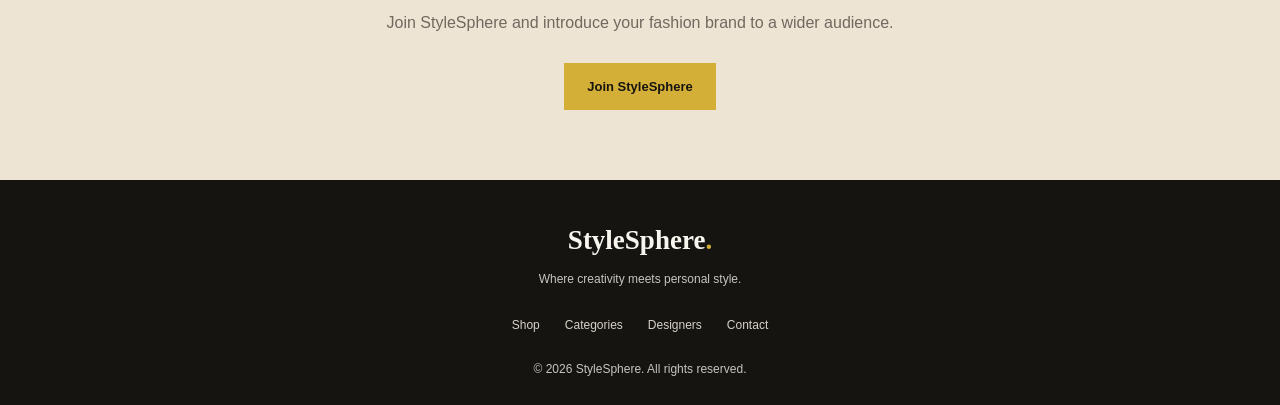
<file: designers.html>
<!DOCTYPE html>
<html lang="en">
<head>
    <meta charset="UTF-8">
    <meta name="viewport" content="width=device-width, initial-scale=1.0">
    <title>Our Designers | StyleSphere</title>
    <link rel="stylesheet" href="style.css">
</head>

<body class="designers-page">

    <header class="navbar">
        <a href="dashboard.html" class="logo">StyleSphere<span>.</span></a>

        <nav class="nav-links">
            <a href="dashboard.html">Home</a>
            <a href="shop.html">Shop</a>
            <a href="categories.html">Categories</a>
            <a href="designers.html" class="active">Designers</a>
            <a href="fashion-academy.html">Fashion Academy</a>
        </nav>

        <div class="nav-actions">
            <a href="cart.html" class="signup-button">My Cart</a>
        </div>
    </header>

    <main>
        <section class="designers-hero">
            <p class="eyebrow">MEET THE CREATORS</p>
            <h1>Meet the Minds Behind the Style.</h1>
            <p>
                Discover talented designers, explore their unique creations,
                and find the people behind your favourite fashion pieces.
            </p>

            <a href="fashion-academy.html" class="shop-button">
                Become a Designer
            </a>
        </section>

        <section class="designers-section">
            <div class="section-heading">
                <p class="eyebrow">OUR CREATIVE COMMUNITY</p>
                <h2>Discover Our Designers</h2>
                <p>Every designer has a story. Find one that inspires you.</p>
            </div>

            <div class="designer-search">
                <input
                    type="search"
                    id="designerSearch"
                    placeholder="Search by designer name or specialty..."
                    aria-label="Search designers"
                >
            </div>

            <div class="designers-grid" id="designersGrid">

                <article class="designer-card">
                    <img
                        src="images/clothing (3).jpg"
                        alt="Ankara fashion design"
                    >
                    <div class="designer-info">
                        <p class="designer-specialty">African Fashion</p>
                        <h3>Amara Designs</h3>
                        <p>Creative Ankara outfits made for bold, confident style.</p>
                        <a href="designer-profile.html?designer=amara">
                            View Profile →
                        </a>
                    </div>
                </article>

                <article class="designer-card">
                    <img
                        src="images/Bags (3).jpg"
                        alt="Designer handbag collection"
                    >
                    <div class="designer-info">
                        <p class="designer-specialty">Bags & Accessories</p>
                        <h3>Amanda Luxe</h3>
                        <p>Elegant accessories that complete every outfit.</p>
                        <a href="designer-profile.html?designer=amanda">
                            View Profile →
                        </a>
                    </div>
                </article>

                <article class="designer-card">
                    <img
                        src="images/clothing (27).jpg"
                        alt="Modern fashion outfit"
                    >
                    <div class="designer-info">
                        <p class="designer-specialty">Ready-to-Wear</p>
                        <h3>Urban Threads</h3>
                        <p>Modern everyday fashion with a clean, timeless feel.</p>
                        <a href="designer-profile.html?designer=urban">
                            View Profile →
                        </a>
                    </div>
                </article>

            </div>

            <p id="noDesignersMessage" hidden>
                No designers match your search. Try another name or specialty.
            </p>
        </section>

        <section class="designer-cta">
            <h2>Your Creativity Deserves to Be Seen.</h2>
            <p>
                Join StyleSphere and introduce your fashion brand to a wider
                audience.
            </p>
            <a href="dashboard.html" class="shop-button">Join StyleSphere</a>
        </section>
    </main>

    <footer class="footer">
        <a href="dashboard.html" class="logo">StyleSphere<span>.</span></a>
        <p>Where creativity meets personal style.</p>

        <div class="footer-links">
            <a href="shop.html">Shop</a>
            <a href="categories.html">Categories</a>
            <a href="designers.html">Designers</a>
            <a href="contact.html">Contact</a>
        </div>

        <p>© 2026 StyleSphere. All rights reserved.</p>
    </footer>

    <script src="script.js"></script>
</body>
</html>
</file>
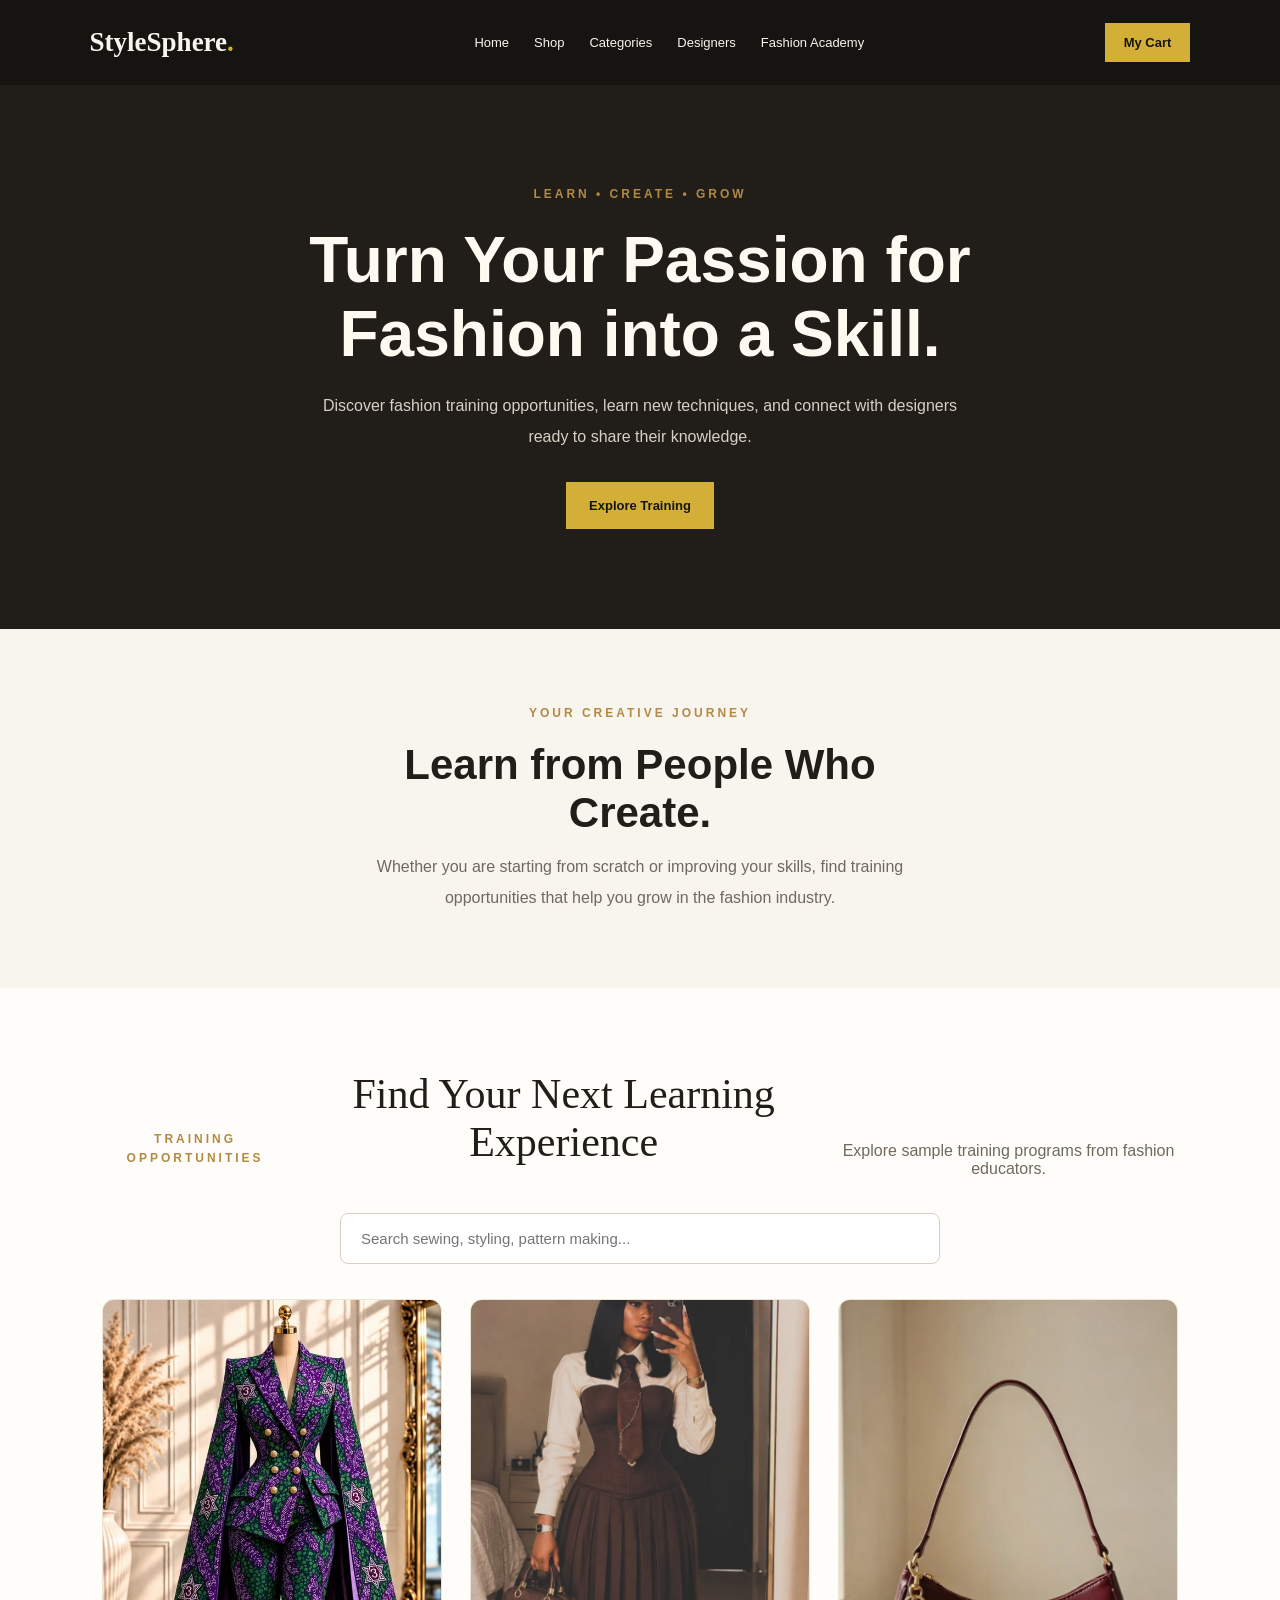
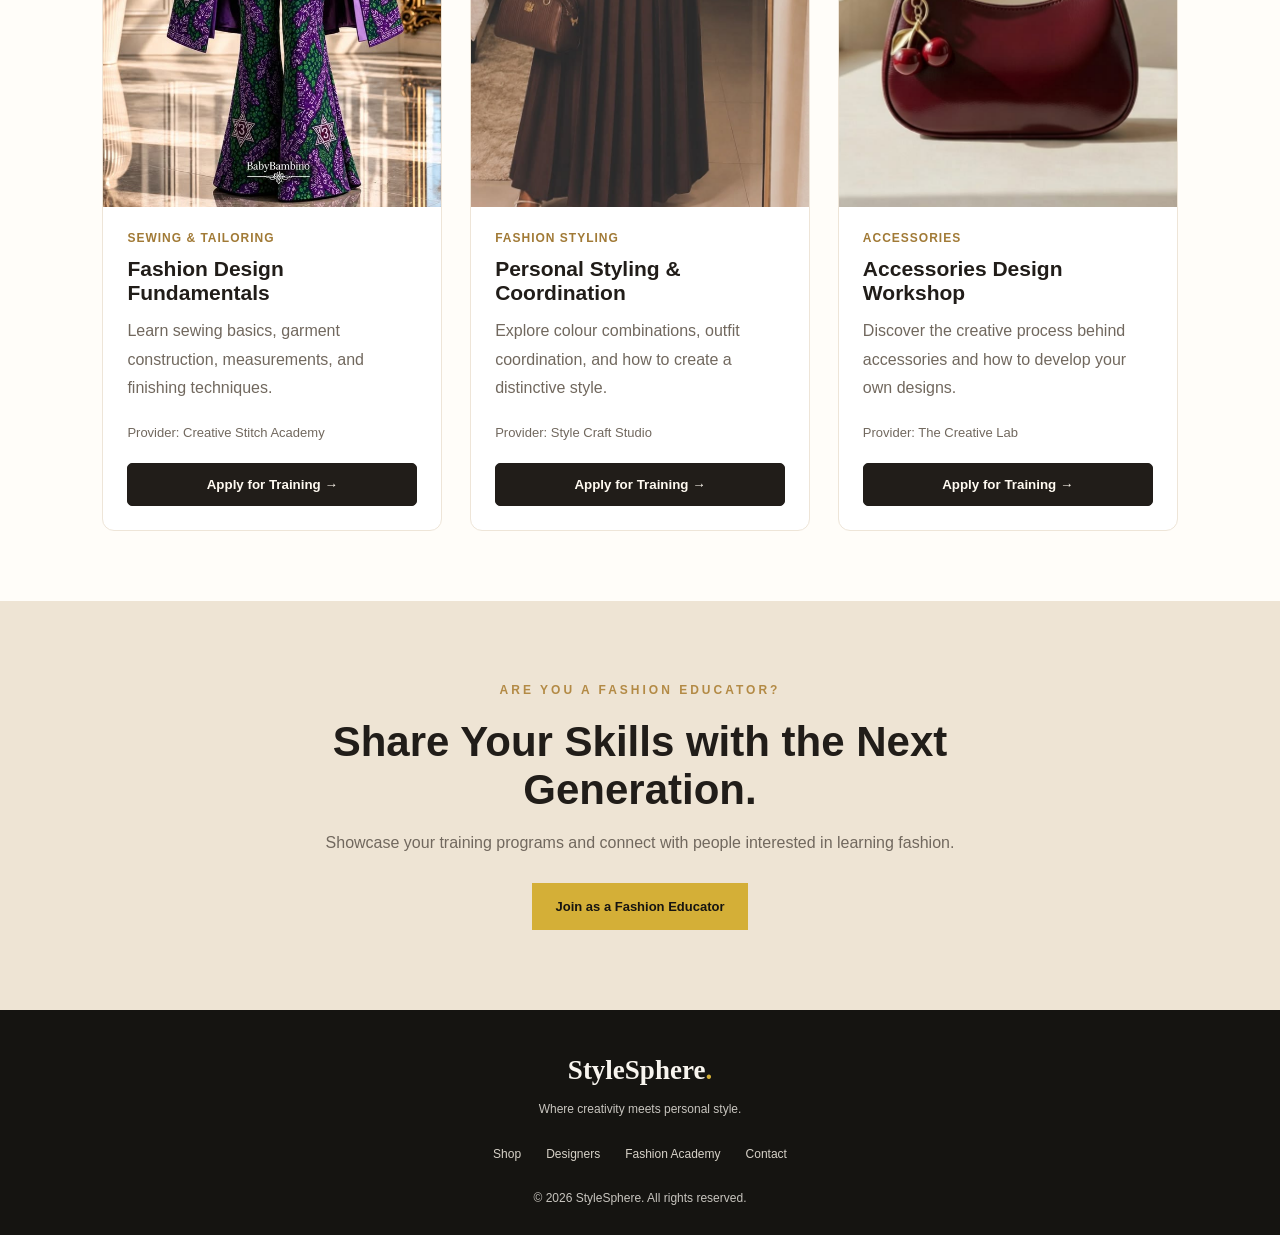
<file: fashion-academy.html>
<!DOCTYPE html>
<html lang="en">
<head>
    <meta charset="UTF-8">
    <meta name="viewport" content="width=device-width, initial-scale=1.0">
    <title>Fashion Academy | StyleSphere</title>
    <link rel="stylesheet" href="style.css">
</head>

<body class="academy-page">

    <header class="navbar">
        <a href="#" class="logo">StyleSphere<span>.</span></a>

        <nav class="nav-links">
            <a href="dashboard.html">Home</a>
            <a href="shop.html">Shop</a>
            <a href="categories.html">Categories</a>
            <a href="designers.html">Designers</a>
            <a href="fashion-academy.html" class="active">Fashion Academy</a>
        </nav>

        <div class="nav-actions">
            <a href="cart.html" class="signup-button">My Cart</a>
        </div>
    </header>

    <main>
        <section class="academy-hero">
            <p class="eyebrow">LEARN • CREATE • GROW</p>
            <h1>Turn Your Passion for Fashion into a Skill.</h1>
            <p>
                Discover fashion training opportunities, learn new techniques,
                and connect with designers ready to share their knowledge.
            </p>
            <a href="#courses" class="shop-button">Explore Training</a>
        </section>

        <section class="academy-intro">
            <p class="eyebrow">YOUR CREATIVE JOURNEY</p>
            <h2>Learn from People Who Create.</h2>
            <p>
                Whether you are starting from scratch or improving your skills,
                find training opportunities that help you grow in the fashion
                industry.
            </p>
        </section>

        <section class="academy-courses" id="courses">
            <div class="section-heading">
                <p class="eyebrow">TRAINING OPPORTUNITIES</p>
                <h2>Find Your Next Learning Experience</h2>
                <p>Explore sample training programs from fashion educators.</p>
            </div>

            <div class="academy-search">
                <input
                    type="search"
                    id="courseSearch"
                    placeholder="Search sewing, styling, pattern making..."
                    aria-label="Search fashion training"
                >
            </div>

            <div class="course-grid" id="courseGrid">

                <article class="course-card">
                    <img
                        src="images/clothing (3).jpg"
                        alt="Fashion sewing and Ankara design"
                    >
                    <div class="course-content">
                        <p class="course-category">Sewing & Tailoring</p>
                        <h3>Fashion Design Fundamentals</h3>
                        <p>
                            Learn sewing basics, garment construction,
                            measurements, and finishing techniques.
                        </p>
                        <p class="course-provider">Provider: Creative Stitch Academy</p>
                        <button
                            class="apply-course-button"
                            data-course="Fashion Design Fundamentals"
                        >
                            Apply for Training →
                        </button>
                    </div>
                </article>

                <article class="course-card">
                    <img
                        src="images/clothing (27).jpg"
                        alt="Modern styling and outfit inspiration"
                    >
                    <div class="course-content">
                        <p class="course-category">Fashion Styling</p>
                        <h3>Personal Styling & Coordination</h3>
                        <p>
                            Explore colour combinations, outfit coordination,
                            and how to create a distinctive style.
                        </p>
                        <p class="course-provider">Provider: Style Craft Studio</p>
                        <button
                            class="apply-course-button"
                            data-course="Personal Styling & Coordination"
                        >
                            Apply for Training →
                        </button>
                    </div>
                </article>

                <article class="course-card">
                    <img
                        src="images/Bags (3).jpg"
                        alt="Fashion accessories design"
                    >
                    <div class="course-content">
                        <p class="course-category">Accessories</p>
                        <h3>Accessories Design Workshop</h3>
                        <p>
                            Discover the creative process behind accessories
                            and how to develop your own designs.
                        </p>
                        <p class="course-provider">Provider: The Creative Lab</p>
                        <button
                            class="apply-course-button"
                            data-course="Accessories Design Workshop"
                        >
                            Apply for Training →
                        </button>
                    </div>
                </article>

            </div>

            <p id="noCoursesMessage" hidden>
                No training programs match your search. Try another keyword.
            </p>
        </section>

        <section class="academy-provider-cta">
            <p class="eyebrow">ARE YOU A FASHION EDUCATOR?</p>
            <h2>Share Your Skills with the Next Generation.</h2>
            <p>
                Showcase your training programs and connect with people
                interested in learning fashion.
            </p>
            <a href="signup.html" class="shop-button">
                Join as a Fashion Educator
            </a>
        </section>
    </main>

    <footer class="footer">
        <a href="index.html" class="logo">StyleSphere<span>.</span></a>
        <p>Where creativity meets personal style.</p>

        <div class="footer-links">
            <a href="shop.html">Shop</a>
            <a href="designers.html">Designers</a>
            <a href="fashion-academy.html">Fashion Academy</a>
            <a href="contact.html">Contact</a>
        </div>

        <p>© 2026 StyleSphere. All rights reserved.</p>
    </footer>

    <script src="script.js"></script>
</body>
</html>
</file>
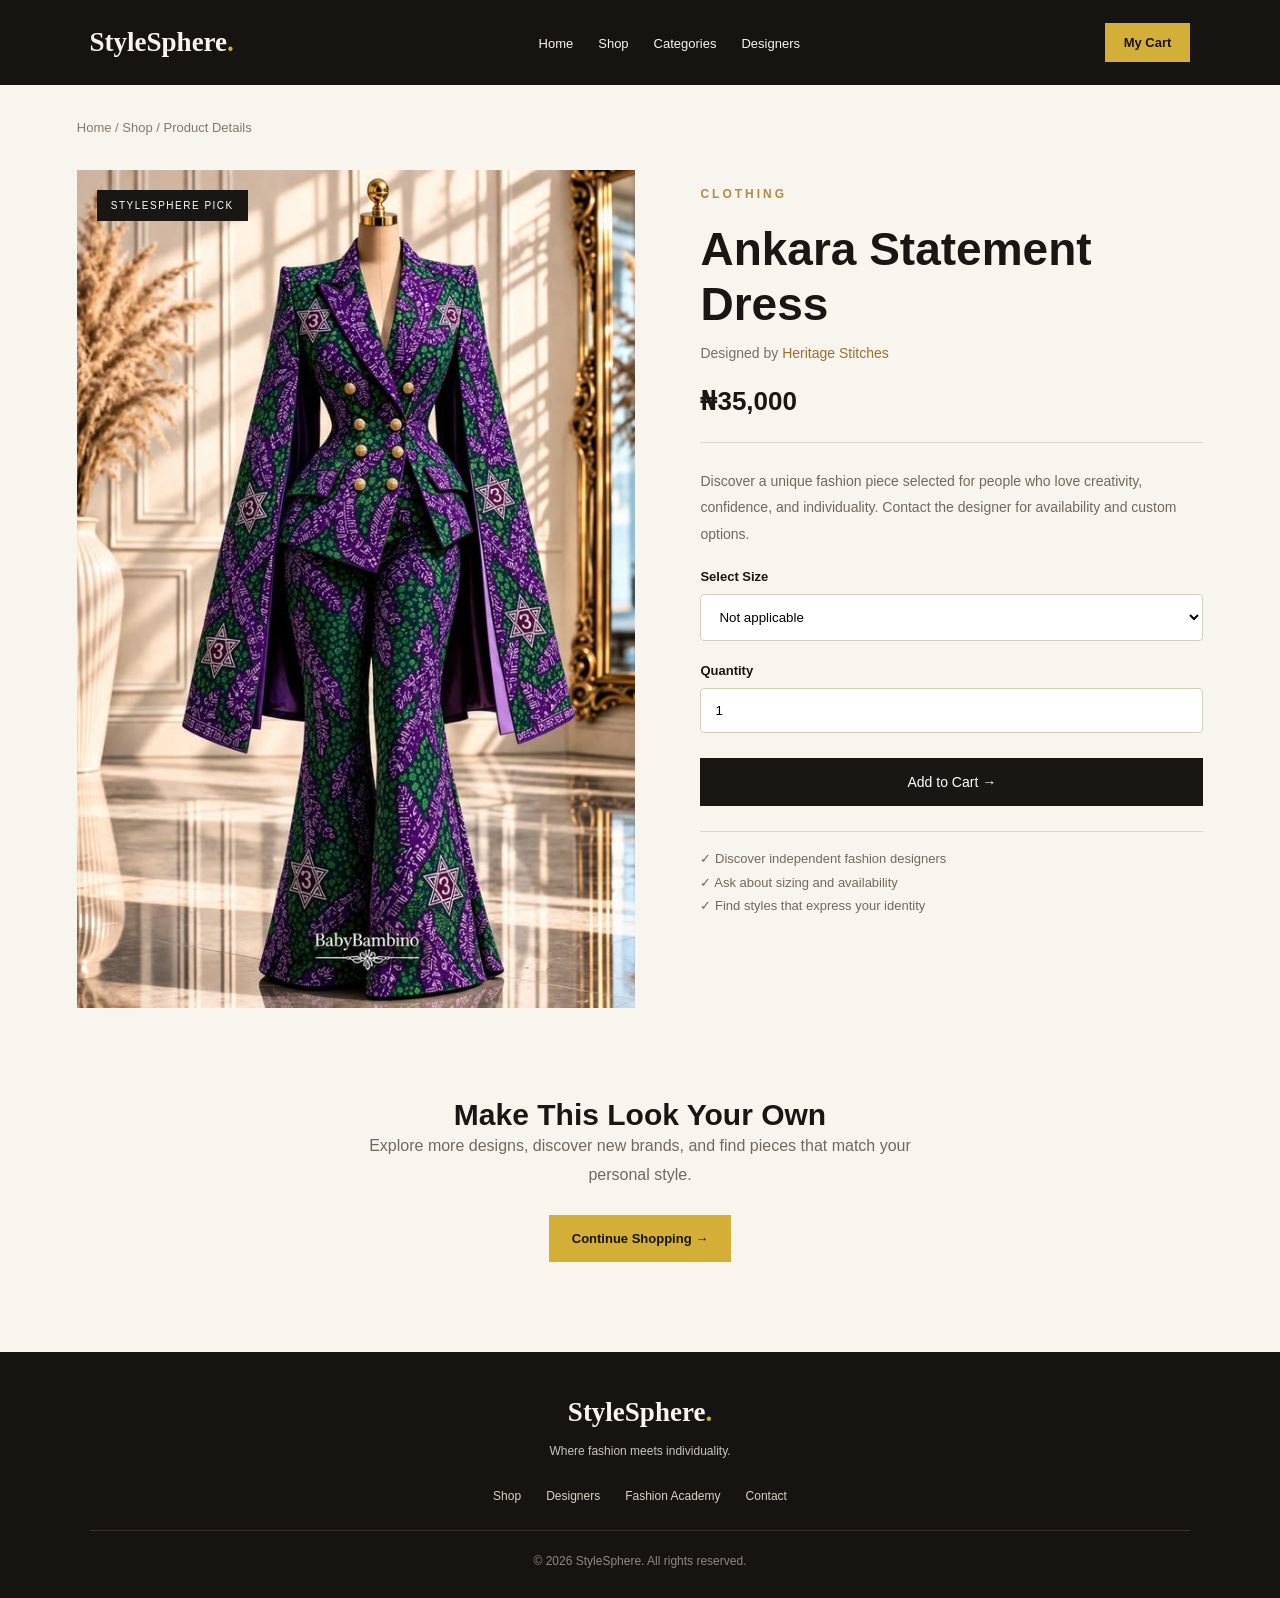
<file: product.html>
<!DOCTYPE html>
<html lang="en">
<head>
    <meta charset="UTF-8">
    <meta name="viewport" content="width=device-width, initial-scale=1.0">
    <title>Product Details | StyleSphere</title>
    <link rel="stylesheet" href="style.css">
</head>

<body>

    <header>
        <nav class="navbar">
            <a href="#" class="logo">StyleSphere<span>.</span></a>

            <ul class="nav-links">
                <li><a href="dashboard.html">Home</a></li>
                <li><a href="shop.html">Shop</a></li>
                <li><a href="categories.html">Categories</a></li>
                <li><a href="designers.html">Designers</a></li>
            </ul>

            <div class="nav-actions">
                <a href="cart.html" class="signup-button">My Cart</a>
            </div>
        </nav>
    </header>

    <main class="product-page">

        <div class="product-breadcrumb">
            <a href="index.html">Home</a> /
            <a href="shop.html">Shop</a> /
            <span>Product Details</span>
        </div>

        <section class="product-layout">

            <div class="product-gallery">
                <img
                    id="detailImage"
                    src="images/clothing (3).jpg"
                    alt="Featured fashion product"
                >
                <span class="product-badge">STYLESPHERE PICK</span>
            </div>

            <div class="product-information">

                <p class="eyebrow" id="detailCategory">CLOTHING</p>

                <h1 id="detailName">Ankara Statement Dress</h1>

                <p class="detail-designer">
                    Designed by <a href="designer-profile.html" id="detailDesigner">Heritage Stitches</a>
                </p>

                <p class="detail-price" id="detailPrice">₦35,000</p>

                <div class="detail-divider"></div>

                <p class="detail-description" id="detailDescription">
                    Discover a unique fashion piece selected for people
                    who love creativity, confidence, and individuality.
                    Contact the designer for availability and custom options.
                </p>

                <div class="detail-option">
                    <label for="productSize">Select Size</label>
                    <select id="productSize">
                        <option value="Not applicable">Not applicable</option>
                        <option value="S">Small (S)</option>
                        <option value="M">Medium (M)</option>
                        <option value="L">Large (L)</option>
                        <option value="XL">Extra Large (XL)</option>
                    </select>
                </div>

                <div class="detail-option">
                    <label for="productQuantity">Quantity</label>
                    <input
                        type="number"
                        id="productQuantity"
                        min="1"
                        max="10"
                        value="1"
                    >
                </div>

                <button type="button" id="addToCart" class="detail-cart-button">
                    Add to Cart →
                </button>

                <p id="cartMessage" class="form-message"></p>

                <div class="product-benefits">
                    <p>✓ Discover independent fashion designers</p>
                    <p>✓ Ask about sizing and availability</p>
                    <p>✓ Find styles that express your identity</p>
                </div>

            </div>

        </section>

        <section class="product-extra">
            <h2>Make This Look Your Own</h2>
            <p>
                Explore more designs, discover new brands, and find
                pieces that match your personal style.
            </p>
            <a href="shop.html" class="shop-button">Continue Shopping →</a>
        </section>

    </main>

    <footer class="footer">
        <a href="index.html" class="logo">StyleSphere<span>.</span></a>
        <p>Where fashion meets individuality.</p>

        <div class="footer-links">
            <a href="shop.html">Shop</a>
            <a href="designers.html">Designers</a>
            <a href="fashion-academy.html">Fashion Academy</a>
            <a href="contact.html">Contact</a>
        </div>

        <p class="copyright">© 2026 StyleSphere. All rights reserved.</p>
    </footer>

    <script src="script.js"></script>

</body>
</html>
</file>
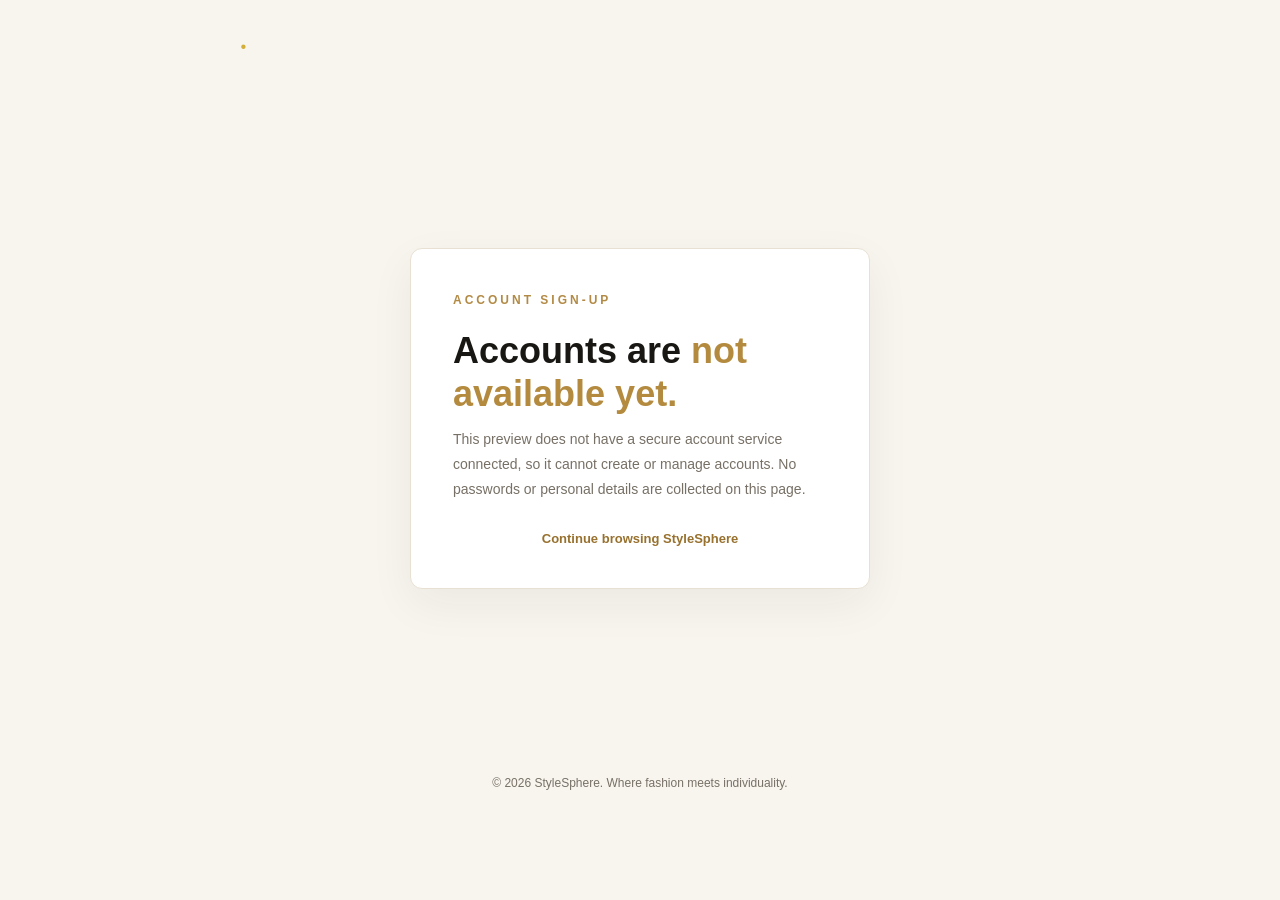
<file: signup.html>
<!DOCTYPE html>
<html lang="en">
<head>
    <meta charset="UTF-8">
    <meta name="viewport" content="width=device-width, initial-scale=1.0">

    <title>Sign Up | StyleSphere</title>

    <link rel="stylesheet" href="style.css">
</head>

<body class="auth-page">

    <header class="auth-header">
        <a href="dashboard.html" class="logo">StyleSphere<span>.</span></a>
    </header>

    <main class="auth-container">

        <section class="auth-card">

            <p class="eyebrow">ACCOUNT SIGN-UP</p>

            <h1>Accounts are <span>not available yet.</span></h1>

            <p class="auth-description">
                This preview does not have a secure account service connected,
                so it cannot create or manage accounts. No passwords or personal
                details are collected on this page.
            </p>

            <p class="auth-switch">
                <a href="dashboard.html">Continue browsing StyleSphere</a>
            </p>

        </section>

    </main>

    <footer class="auth-footer">
        <p>© 2026 StyleSphere. Where fashion meets individuality.</p>
    </footer>

    <script src="script.js"></script>

</body>
</html>
</file>
<file: style.css>
/* ===== 1. GENERAL STYLING ===== */

* {
    margin: 0;
    padding: 0;
    box-sizing: border-box;
}

html {
    scroll-behavior: smooth;
}

body {
    font-family: Arial, sans-serif;
    background-color: #f8f5ef;
    color: #191714;
}

a {
    text-decoration: none;
}

img {
    max-width: 100%;
}


/* ===== 2. NAVIGATION BAR ===== */

.navbar {
    min-height: 85px;
    display: flex;
    justify-content: space-between;
    align-items: center;
    gap: 25px;
    padding: 20px 7%;
    background-color: #151411;
}

.logo {
    color: #f8f5ef;
    font-family: Georgia, serif;
    font-size: 27px;
    font-weight: bold;
    white-space: nowrap;
}

.logo span {
    color: #d4af37;
}

.nav-links {
    display: flex;
    align-items: center;
    gap: 25px;
    list-style: none;
}

.nav-links a,
.login-link {
    color: #f8f5ef;
    font-size: 13px;
    transition: color 0.3s;
}

.nav-links a:hover,
.login-link:hover {
    color: #d4af37;
}

.nav-actions {
    display: flex;
    align-items: center;
    gap: 20px;
}

.signup-button {
    padding: 12px 19px;
    background-color: #d4af37;
    color: #171511;
    font-size: 13px;
    font-weight: bold;
    transition: background-color 0.3s;
}

.signup-button:hover,
.shop-button:hover {
    background-color: #efd77c;
}


/* ===== 3. HERO SECTION ===== */

.hero {
    min-height: 580px;
    display: flex;
    align-items: center;
    justify-content: space-between;
    gap: 55px;
    padding: 65px 8%;
    background: #171512;
    color: #ffffff;
}

.hero-content {
    flex: 1;
    max-width: 540px;
}

.eyebrow {
    color: #b18d32;
    font-size: 11px;
    font-weight: bold;
    letter-spacing: 3px;
    line-height: 1.6;
    margin-bottom: 18px;
}

.hero h1 {
    font-family: Georgia, serif;
    font-size: clamp(40px, 4.5vw, 64px);
    font-weight: normal;
    line-height: 1.13;
    margin-bottom: 23px;
}

.hero h1 span {
    color: #d4af37;
}

.hero-description {
    max-width: 450px;
    color: #c8c5bf;
    font-size: 14px;
    line-height: 1.9;
    margin-bottom: 30px;
}

.hero-buttons {
    display: flex;
    align-items: center;
    flex-wrap: wrap;
    gap: 18px;
}

.shop-button {
    display: inline-block;
    padding: 16px 23px;
    background-color: #d4af37;
    color: #171511;
    font-size: 13px;
    font-weight: bold;
    transition: background-color 0.3s;
}

.shop-button span {
    margin-left: 10px;
}

.secondary-button {
    color: #ffffff;
    font-size: 13px;
    border-bottom: 1px solid #d4af37;
    padding-bottom: 7px;
    transition: color 0.3s;
}

.secondary-button:hover {
    color: #d4af37;
}

.hero-note {
    display: flex;
    align-items: center;
    gap: 12px;
    margin-top: 45px;
}

.gold-line {
    width: 35px;
    height: 2px;
    background-color: #d4af37;
}

.hero-note p {
    color: #aaa69e;
    font-size: 11px;
}


/* ===== 4. HERO IMAGE ===== */

.hero-image {
    flex: 1;
    max-width: 440px;
    height: auto;
    position: relative;
    overflow: hidden;
    border-radius: 190px 190px 5px 5px;
    background-color: #393126;
}

.hero-image img {
    display: block;
    width: 100%;
    height: 100%;
    object-fit: cover;
    object-position: center;
}

.image-label {
    position: absolute;
    right: 0;
    bottom: 0;
    left: 0;
    display: flex;
    flex-direction: column;
    gap: 8px;
    padding: 40px 25px 25px;
    background: linear-gradient(
        transparent,
        rgba(0, 0, 0, 0.8)
    );
}

.label-small {
    color: #e2c66e;
    font-size: 10px;
    letter-spacing: 3px;
}

.label-large {
    color: #ffffff;
    font-family: Georgia, serif;
    font-size: 25px;
}


/* ===== 5. CATEGORIES SECTION ===== */

.categories,
.featured {
    padding: 75px 8%;
}

.section-heading {
    display: flex;
    align-items: flex-end;
    justify-content: space-between;
    gap: 20px;
    margin-bottom: 35px;
}

.section-heading .eyebrow {
    margin-bottom: 10px;
}

.section-heading h2,
.designer-banner h2 {
    font-family: Georgia, serif;
    font-size: clamp(28px, 3vw, 39px);
    font-weight: normal;
}

.view-all {
    color: #5d4a1c;
    font-size: 12px;
    padding-bottom: 5px;
}

.view-all:hover {
    color: #a17b16;
}

.category-list {
    display: grid;
    grid-template-columns: repeat(4, 1fr);
    gap: 16px;
}

.category-card {
    min-height: 155px;
    position: relative;
    display: flex;
    flex-direction: column;
    justify-content: flex-end;
    gap: 10px;
    padding: 22px;
    background-color: #eae1d1;
    border: 1px solid #ded2bd;
    color: #211e17;
    transition: 0.3s;
}

.category-card:hover {
    background-color: #d9c49b;
    transform: translateY(-5px);
}

.category-number {
    color: #806626;
    font-size: 11px;
}

.category-name {
    font-family: Georgia, serif;
    font-size: 22px;
}

.category-arrow {
    position: absolute;
    top: 20px;
    right: 20px;
    font-size: 20px;
}


/* ===== 6. FEATURED COLLECTION ===== */

.featured {
    padding-top: 20px;
    background-color: #f0ebe2;
}

.featured-grid {
    display: grid;
    grid-template-columns: repeat(3, 1fr);
    gap: 23px;
}

.featured-card {
    min-width: 0;
}

.featured-card img {
    display: block;
    width: 100%;
    aspect-ratio: 2 / 3;
    height: auto;
    object-fit: cover;
    background-color: #e1d8ca;
    transition: transform 0.4s;
}

.featured-card {
    overflow: hidden;
}

.featured-card:hover img {
    transform: scale(1.04);
}

.featured-info {
    padding: 20px 0;
}

.featured-info p {
    color: #8a6b25;
    font-size: 10px;
    letter-spacing: 2px;
    margin-bottom: 9px;
}

.featured-info h3 {
    font-family: Georgia, serif;
    font-size: 22px;
    font-weight: normal;
}


/* ===== 7. DESIGNER BANNER ===== */

.designer-banner {
    display: flex;
    align-items: center;
    justify-content: space-between;
    gap: 30px;
    margin: 65px 8%;
    padding: 45px;
    background-color: #201e19;
    color: #ffffff;
}

.designer-banner .eyebrow {
    margin-bottom: 12px;
}

.designer-banner h2 {
    margin-bottom: 15px;
}

.designer-banner p:not(.eyebrow) {
    max-width: 520px;
    color: #c8c5bf;
    font-size: 13px;
    line-height: 1.8;
}

.designer-banner .shop-button {
    white-space: nowrap;
}


/* ===== 8. FOOTER ===== */

.footer {
    padding: 45px 7% 25px;
    text-align: center;
    background-color: #151411;
    color: #c8c5bf;
}

.footer .logo {
    display: inline-block;
    margin-bottom: 13px;
}

.footer > p {
    font-size: 12px;
    line-height: 1.8;
}

.footer-links {
    display: flex;
    justify-content: center;
    flex-wrap: wrap;
    gap: 25px;
    margin: 27px 0;
}

.footer-links a {
    color: #d7d2c8;
    font-size: 12px;
}

.footer-links a:hover {
    color: #d4af37;
}

.footer .copyright {
    padding-top: 20px;
    border-top: 1px solid #38352d;
    color: #8f8a80;
}


/* ===== 9. TABLET RESPONSIVENESS ===== */

@media (max-width: 1000px) {
    .navbar {
        flex-wrap: wrap;
    }

    .nav-links {
        gap: 16px;
    }

    .hero {
        gap: 30px;
        padding-right: 6%;
        padding-left: 6%;
    }

    .hero-image {
        height: 410px;
    }

    .featured-card img {
        height: 280px;
    }
}


/* ===== 10. MOBILE RESPONSIVENESS ===== */

@media (max-width: 700px) {
    .navbar {
        flex-direction: column;
        gap: 22px;
        padding: 24px 5%;
    }

    .nav-links {
        justify-content: center;
        flex-wrap: wrap;
        gap: 15px;
    }

    .nav-actions {
        justify-content: center;
    }

    .hero {
        flex-direction: column;
        align-items: stretch;
        padding: 50px 7%;
        gap: 35px;
    }

    .hero h1 {
        font-size: clamp(38px, 9vw, 52px);
    }

    .hero-image {
        width: 100%;
        max-width: none;
        height: 390px;
    }

    .hero-note {
        margin-top: 30px;
    }

    .categories,
    .featured {
        padding: 50px 6%;
    }

    .section-heading {
        align-items: flex-start;
        flex-direction: column;
        gap: 15px;
    }

    .category-list {
        grid-template-columns: repeat(2, minmax(0, 1fr));
        gap: 12px;
    }

    .category-card {
        min-height: 135px;
        padding: 16px;
    }

    .category-name {
        font-size: 19px;
    }

    .featured-grid {
        grid-template-columns: 1fr;
        gap: 15px;
    }

    .featured-card img {
        height: 360px;
    }

    .designer-banner {
        flex-direction: column;
        align-items: flex-start;
        margin: 35px 6%;
        padding: 30px 23px;
    }

    .designer-banner .shop-button {
        white-space: normal;
    }
}


/* ===== 11. SMALL PHONE SCREENS ===== */

@media (max-width: 380px) {
    .nav-links {
        gap: 12px;
    }

    .nav-links a {
        font-size: 12px;
    }

    .hero-buttons {
        align-items: flex-start;
        flex-direction: column;
    }

    .hero-image {
        height: 320px;
    }

    .category-name {
        font-size: 17px;
    }

    .featured-card img {
        height: 290px;
    }
}


/* =========================
   LOGIN AND SIGN-UP PAGES
========================= */

.auth-page {
    min-height: 100vh;
    background: #f8f5ef;
    color: #191713;
}

.auth-header {
    display: flex;
    justify-content: space-between;
    align-items: center;
    padding: 25px 8%;
}

.back-home {
    color: #625b50;
    text-decoration: none;
    font-size: 14px;
}

.auth-container {
    min-height: 75vh;
    display: flex;
    align-items: center;
    justify-content: center;
    padding: 40px 20px;
}

.auth-card {
    width: 100%;
    max-width: 460px;
    padding: 42px;
    background: #ffffff;
    border: 1px solid #e8e0d3;
    border-radius: 12px;
    box-shadow: 0 15px 45px rgba(30, 25, 15, 0.06);
}

.auth-card h1 {
    font-size: 36px;
    line-height: 1.2;
    margin: 12px 0;
}

.auth-card h1 span {
    color: #b38a3e;
}

.auth-description {
    color: #777066;
    font-size: 14px;
    line-height: 1.8;
    margin-bottom: 28px;
}

.form-group {
    display: flex;
    flex-direction: column;
    gap: 9px;
    margin-bottom: 20px;
}

.form-group label {
    font-size: 14px;
    font-weight: 600;
}

.form-group input {
    width: 100%;
    box-sizing: border-box;
    padding: 14px;
    border: 1px solid #ddd5c9;
    border-radius: 6px;
    background: #fdfcf9;
    font-size: 14px;
    outline: none;
}

.form-group input:focus {
    border-color: #b38a3e;
}

.auth-options {
    display: flex;
    justify-content: space-between;
    align-items: center;
    gap: 10px;
    margin: 5px 0 24px;
    font-size: 12px;
}

.remember-label {
    display: flex;
    align-items: center;
    gap: 6px;
}

.auth-options a,
.auth-switch a {
    color: #98712e;
    text-decoration: none;
    font-weight: 600;
}

.auth-button {
    display: block;
    width: 100%;
    padding: 15px;
    background: #191713;
    color: #ffffff;
    border: none;
    border-radius: 6px;
    font-size: 15px;
    cursor: pointer;
    text-align: center;
    text-decoration: none;
    transition: background 0.3s;
}

.auth-button:hover {
    background: #98712e;
}

.auth-switch {
    margin-top: 25px;
    text-align: center;
    font-size: 13px;
    color: #777066;
}

.form-message {
    font-size: 13px;
    margin-top: 12px;
}

.auth-footer {
    padding: 20px;
    text-align: center;
    color: #777066;
    font-size: 12px;
}

@media (max-width: 500px) {
    .auth-header {
        padding: 20px;
    }

    .auth-card {
        padding: 28px 22px;
    }

    .auth-card h1 {
        font-size: 29px;
    }
}



/* Sign-up form dropdown */

.form-group select {
    width: 100%;
    box-sizing: border-box;
    padding: 14px;
    border: 1px solid #ddd5c9;
    border-radius: 6px;
    background: #fdfcf9;
    color: #191713;
    font-size: 14px;
    outline: none;
}

.form-group select:focus {
    border-color: #b38a3e;
}



/* =========================
   SHOP PAGE
========================= */

.shop-page {
    background: #f8f5ef;
    color: #191713;
    min-height: 100vh;
}

.shop-heading {
    text-align: center;
    padding: 75px 20px 55px;
    background: #eee7db;
}

.shop-heading h1 {
    font-size: clamp(36px, 5vw, 60px);
    margin: 12px 0;
}

.shop-heading h1 span {
    color: #b38a3e;
}

.shop-heading > p:not(.eyebrow) {
    color: #71695e;
    line-height: 1.8;
}

.shop-search {
    display: flex;
    max-width: 560px;
    margin: 28px auto 0;
    gap: 10px;
}

.shop-search input {
    flex: 1;
    min-width: 0;
    padding: 15px;
    border: 1px solid #d8cdbd;
    border-radius: 5px;
    background: white;
    font-size: 14px;
}

.shop-search button {
    padding: 0 24px;
    border: none;
    border-radius: 5px;
    background: #191713;
    color: white;
    cursor: pointer;
}

.shop-content {
    max-width: 1200px;
    margin: auto;
    padding: 55px 5%;
}

.shop-toolbar {
    display: flex;
    align-items: center;
    justify-content: space-between;
    gap: 20px;
    margin-bottom: 28px;
}

.shop-toolbar h2 {
    font-size: 26px;
}

.shop-toolbar select {
    padding: 12px;
    border: 1px solid #d8cdbd;
    border-radius: 5px;
    background: white;
}

.shop-grid {
    display: grid;
    grid-template-columns: repeat(3, minmax(0, 1fr));
    gap: 28px 22px;
}

.shop-product {
    background: white;
    border: 1px solid #eee7dc;
    overflow: hidden;
    transition: transform 0.25s, box-shadow 0.25s;
}

.shop-product:hover {
    transform: translateY(-5px);
    box-shadow: 0 12px 30px rgba(0, 0, 0, 0.08);
}

.product-image {
    display: block;
    height: 300px;
    overflow: hidden;
    background: #e9e2d7;
}

.product-image img {
    width: 100%;
    height: 100%;
    aspect-ratio: 10 / 20;
    object-fit: contain;
    display: block;
    

}

.shop-product:hover .product-image img {
    transform: scale(1.04);
}

.product-details {
    padding: 20px;
}

.product-category {
    color: #a17b36;
    font-size: 11px;
    text-transform: uppercase;
    letter-spacing: 1.5px;
}

.product-details h3 {
    font-size: 17px;
    margin: 10px 0;
}

.product-designer {
    font-size: 13px;
    color: #777066;
}

.product-bottom {
    display: flex;
    justify-content: space-between;
    align-items: center;
    flex-wrap: wrap;
    gap: 10px;
    margin-top: 20px;
}

.product-price {
    font-weight: 700;
}

.product-link {
    color: #98712e;
    text-decoration: none;
    font-size: 13px;
    font-weight: 600;
}

.no-products {
    text-align: center;
    padding: 30px;
    color: #777066;
}

@media (max-width: 850px) {
    .shop-grid {
        grid-template-columns: repeat(2, minmax(0, 1fr));
    }

    .product-image {
        height: 260px;
    }
}

@media (max-width: 520px) {
    .shop-heading {
        padding: 50px 18px 35px;
    }

    .shop-search {
        flex-direction: column;
    }

    .shop-search button {
        padding: 14px;
    }

    .shop-content {
        padding: 35px 16px;
    }

    .shop-toolbar {
        align-items: flex-start;
        flex-direction: column;
    }

    .shop-grid {
        grid-template-columns: 1fr;
    }

    .product-image {
        height: 330px;
    }
}


/* =========================
   PRODUCT DETAILS PAGE
========================= */

.product-page {
    background: #f8f5ef;
    color: #191713;
    min-height: 100vh;
    padding: 25px 6% 70px;
}

.product-breadcrumb {
    font-size: 13px;
    color: #82796d;
    margin: 10px 0 35px;
}

.product-breadcrumb a {
    color: #82796d;
    text-decoration: none;
}

.product-breadcrumb a:hover {
    color: #a17b36;
}

.product-layout {
    max-width: 1150px;
    margin: 0 auto;
    display: grid;
    grid-template-columns: 1fr 0.9fr;
    gap: 65px;
    align-items: start;
}

.product-gallery {
    position: relative;
    min-height: 450px;
    background: #eae2d5;
    overflow: hidden;
}

.product-gallery img {
    width: 100%;
    height: auto;
    object-fit: cover;
    display: block;
    aspect-ratio: 2 / 3;
}

.product-badge {
    position: absolute;
    top: 20px;
    left: 20px;
    background: #191713;
    color: white;
    padding: 10px 14px;
    font-size: 10px;
    letter-spacing: 1.5px;
}

.product-information {
    padding-top: 15px;
}

.product-information h1 {
    font-size: clamp(30px, 4vw, 46px);
    line-height: 1.2;
    margin: 12px 0;
}

.detail-designer {
    color: #777066;
    font-size: 14px;
}

.detail-designer a {
    color: #98712e;
    text-decoration: none;
}

.detail-price {
    font-size: 26px;
    font-weight: 700;
    margin: 25px 0;
}

.detail-divider {
    height: 1px;
    background: #e0d7ca;
    margin: 25px 0;
}

.detail-description {
    color: #71695e;
    line-height: 1.9;
    font-size: 14px;
}

.detail-option {
    display: flex;
    flex-direction: column;
    gap: 10px;
    margin-top: 22px;
}

.detail-option label {
    font-size: 13px;
    font-weight: 600;
}

.detail-option select,
.detail-option input {
    width: 100%;
    box-sizing: border-box;
    padding: 14px;
    background: white;
    border: 1px solid #d8cdbd;
    border-radius: 4px;
}

.detail-cart-button {
    width: 100%;
    padding: 16px;
    margin-top: 25px;
    border: none;
    background: #191713;
    color: white;
    font-size: 14px;
    cursor: pointer;
    transition: background 0.3s;
}

.detail-cart-button:hover {
    background: #98712e;
}

.product-benefits {
    margin-top: 25px;
    padding-top: 15px;
    border-top: 1px solid #e0d7ca;
    color: #71695e;
    font-size: 13px;
    line-height: 1.8;
}

.product-extra {
    text-align: center;
    margin: 90px auto 20px;
    max-width: 600px;
}

.product-extra h2 {
    font-size: 30px;
}

.product-extra p {
    color: #71695e;
    line-height: 1.8;
    margin-bottom: 25px;
}

@media (max-width: 760px) {
    .product-layout {
        grid-template-columns: 1fr;
        gap: 30px;
    }

    .product-gallery {
        min-height: 0;
    }

    .product-gallery img {
        height: 420px;
    }

    .product-information {
        padding-top: 0;
    }

    .product-extra {
        margin-top: 60px;
    }
}

@media (max-width: 480px) {
    .product-page {
        padding: 20px 18px 50px;
    }

    .product-gallery img {
        height: 340px;
    }
}


/* =========================
   CATEGORIES PAGE
========================= */

.categories-page {
    background: #f8f5ef;
    color: #191713;
}

.categories-hero {
    padding: 75px 20px;
    text-align: center;
    background: #eee7db;
}

.categories-hero h1 {
    font-size: clamp(36px, 5vw, 58px);
    margin: 14px 0;
}

.categories-hero h1 span {
    color: #b38a3e;
}

.categories-hero > p:not(.eyebrow) {
    max-width: 560px;
    margin: 0 auto;
    color: #71695e;
    line-height: 1.8;
}

.category-section {
    max-width: 1200px;
    margin: auto;
    padding: 65px 5%;
}

.category-intro {
    margin-bottom: 30px;
}

.category-intro h2 {
    font-size: 30px;
    margin-bottom: 8px;
}

.category-intro p {
    color: #777066;
}

.category-page-grid {
    display: grid;
    grid-template-columns: repeat(2, minmax(0, 1fr));
    gap: 24px;
}

.category-feature {
    position: relative;
    height: 420px;
    display: block;
    overflow: hidden;
    background: #d9d0c2;
    color: white;
    text-decoration: none;
}

.category-feature img {
    width: 100%;
    height: 100%;
    display: block;
    object-fit: cover;
    transition: transform 0.5s;
}

.category-feature:hover img {
    transform: scale(1.06);
}

.category-overlay {
    position: absolute;
    inset: 0;
    display: flex;
    flex-direction: column;
    justify-content: flex-end;
    padding: 30px;
    background: linear-gradient(
        transparent 15%,
        rgba(0, 0, 0, 0.78) 100%
    );
}

.category-overlay > span:first-child {
    font-size: 11px;
    letter-spacing: 2px;
    color: #e8c987;
}

.category-overlay h2 {
    font-size: 34px;
    margin: 10px 0 5px;
}

.category-overlay p {
    font-size: 14px;
    line-height: 1.7;
    margin: 0 0 18px;
}

.category-cta {
    font-size: 13px;
    font-weight: 600;
}

.category-bottom {
    text-align: center;
    padding: 65px 20px 80px;
    background: #eee7db;
}

.category-bottom h2 {
    font-size: clamp(25px, 4vw, 38px);
    margin: 12px 0 25px;
}

@media (max-width: 650px) {
    .categories-hero {
        padding: 55px 20px;
    }

    .category-section {
        padding: 45px 18px;
    }

    .category-page-grid {
        grid-template-columns: 1fr;
    }

    .category-feature {
        height: 350px;
    }

    .category-overlay {
        padding: 23px;
    }
}


/* ==============================
   DESIGNERS PAGE
============================== */

.designers-page {
    background: #f8f5ef;
    color: #201c18;
}

.designers-hero {
    padding: 100px 8%;
    text-align: center;
    background: #211d19;
    color: #fffaf1;
}

.eyebrow {
    color: #b38a45;
    font-size: 12px;
    font-weight: 700;
    letter-spacing: 3px;
}

.designers-hero h1 {
    max-width: 750px;
    margin: 20px auto;
    font-size: clamp(36px, 5vw, 64px);
    line-height: 1.15;
}

.designers-hero > p:not(.eyebrow) {
    max-width: 600px;
    margin: 0 auto 30px;
    color: #d8d0c4;
    line-height: 1.8;
}

.designers-section {
    padding: 80px 8%;
}

.section-heading {
    text-align: center;
    margin-bottom: 35px;
}

.section-heading h2 {
    font-size: clamp(28px, 4vw, 42px);
    margin: 12px 0;
}

.section-heading > p:last-child {
    color: #71685e;
}

.designer-search {
    max-width: 600px;
    margin: 0 auto 40px;
}

.designer-search input {
    width: 100%;
    padding: 16px 20px;
    border: 1px solid #d9d0c3;
    border-radius: 8px;
    background: #fff;
    font-size: 15px;
    outline: none;
}

.designer-search input:focus {
    border-color: #b38a45;
    box-shadow: 0 0 0 3px #b38a4520;
}

.designers-grid {
    display: grid;
    grid-template-columns: repeat(3, minmax(0, 1fr));
    gap: 28px;
}

.designer-card {
    background: #fff;
    border-radius: 12px;
    overflow: hidden;
    border: 1px solid #eee5d8;
    transition: transform 0.3s ease, box-shadow 0.3s ease;
}

.designer-card:hover {
    transform: translateY(-6px);
    box-shadow: 0 15px 35px #211d1915;
}

.designer-card img {
    display: block;
    width: 100%;
    height: 300px;
    object-fit: cover;
}

.designer-info {
    padding: 24px;
}

.designer-specialty {
    color: #a17a36;
    font-size: 12px;
    font-weight: 700;
    text-transform: uppercase;
    letter-spacing: 1px;
}

.designer-info h3 {
    font-size: 23px;
    margin: 10px 0;
}

.designer-info > p:not(.designer-specialty) {
    color: #71685e;
    line-height: 1.7;
}

.designer-info a {
    display: inline-block;
    margin-top: 12px;
    color: #8b6428;
    font-weight: 700;
    text-decoration: none;
}

.designer-info a:hover {
    color: #211d19;
}

#noDesignersMessage {
    text-align: center;
    margin-top: 30px;
    color: #71685e;
}

.designer-cta {
    padding: 70px 8%;
    text-align: center;
    background: #eee4d4;
}

.designer-cta h2 {
    font-size: clamp(26px, 4vw, 40px);
}

.designer-cta p {
    max-width: 600px;
    margin: 15px auto 25px;
    line-height: 1.8;
    color: #71685e;
}

@media (max-width: 900px) {
    .designers-grid {
        grid-template-columns: repeat(2, minmax(0, 1fr));
    }

    .designers-hero {
        padding: 75px 6%;
    }
}

@media (max-width: 600px) {
    .designers-grid {
        grid-template-columns: 1fr;
    }

    .designers-section {
        padding: 55px 6%;
    }

    .designer-card img {
        height: 280px;
    }
}


/* ==============================
   DESIGNER PROFILE PAGE
============================== */

.designer-profile-page {
    background: #f8f5ef;
    color: #211d19;
}

.profile-hero {
    padding: 70px 8%;
    background: #211d19;
    color: #fffaf1;
}

.profile-hero > .eyebrow {
    text-align: center;
    margin-bottom: 45px;
}

.profile-intro {
    display: grid;
    grid-template-columns: 0.9fr 1.1fr;
    align-items: center;
    gap: 60px;
    max-width: 1100px;
    margin: auto;
}

.profile-intro > img {
    width: 100%;
    height: auto;
    object-fit: cover;
    border-radius: 10px;
}

.profile-text h1 {
    font-size: clamp(36px, 5vw, 58px);
    margin: 15px 0;
}

.profile-text > p:not(.designer-specialty) {
    color: #d8d0c4;
    line-height: 1.9;
    margin-bottom: 28px;
}

.profile-about {
    max-width: 850px;
    margin: auto;
    padding: 80px 8%;
    text-align: center;
}

.profile-about h2,
.profile-collections h2 {
    font-size: clamp(28px, 4vw, 42px);
    margin: 12px 0 20px;
}

.profile-about > p:last-child {
    color: #71685e;
    line-height: 2;
}

.profile-collections {
    padding: 70px 8%;
    background: #fffdf9;
}

.profile-product-grid {
    display: grid;
    grid-template-columns: repeat(2, minmax(0, 1fr));
    gap: 30px;
    max-width: 1000px;
    margin: 40px auto 0;
}

.profile-product {
    border: 1px solid #eee5d8;
    border-radius: 10px;
    overflow: hidden;
    background: #fff;
}

.profile-product img {
    width: 100%;
    height: 320px;
    object-fit: cover;
    display: block;
}

.profile-product > div {
    padding: 22px;
}

.profile-product h3 {
    margin-bottom: 14px;
}

.profile-product a {
    color: #8b6428;
    font-weight: 700;
    text-decoration: none;
}

.profile-cta {
    padding: 75px 8%;
    text-align: center;
    background: #eee4d4;
}

.profile-cta h2 {
    font-size: clamp(27px, 4vw, 40px);
}

.profile-cta p {
    margin: 18px auto 25px;
    color: #71685e;
    line-height: 1.8;
}

@media (max-width: 750px) {
    .profile-intro {
        grid-template-columns: 1fr;
        gap: 30px;
    }

    .profile-intro > img {
        height: 350px;
    }

    .profile-text {
        text-align: center;
    }

    .profile-product-grid {
        grid-template-columns: 1fr;
    }

    .profile-hero,
    .profile-collections {
        padding: 50px 6%;
    }
}


/* ==============================
   SHOPPING CART PAGE
============================== */

.cart-page {
    background: #f8f5ef;
    color: #211d19;
}

.cart-main {
    max-width: 1200px;
    margin: auto;
    padding: 65px 6%;
}

.cart-heading {
    margin-bottom: 45px;
}

.cart-heading h1 {
    font-size: clamp(36px, 5vw, 52px);
    margin: 12px 0;
}

.cart-heading > p:last-child {
    color: #71685e;
    line-height: 1.7;
}

.cart-layout {
    display: grid;
    grid-template-columns: 1.7fr 1fr;
    gap: 35px;
    align-items: start;
}

.cart-items-section,
.cart-summary {
    background: #fff;
    border: 1px solid #eee5d8;
    border-radius: 12px;
    padding: 28px;
}

.cart-items-header {
    display: flex;
    justify-content: space-between;
    align-items: center;
    gap: 15px;
    padding-bottom: 20px;
    border-bottom: 1px solid #eee5d8;
}

.cart-items-header h2,
.cart-summary h2 {
    font-size: 23px;
}

#cartItemCount {
    color: #71685e;
    font-size: 14px;
}

.cart-item {
    display: grid;
    grid-template-columns: 105px 1fr auto;
    gap: 18px;
    align-items: center;
    padding: 22px 0;
    border-bottom: 1px solid #eee5d8;
}

.cart-item img {
    width: 105px;
    height: 125px;
    object-fit: cover;
    border-radius: 7px;
}

.cart-item h3 {
    font-size: 17px;
    margin-bottom: 8px;
}

.cart-item-price {
    color: #8b6428;
    font-weight: 700;
}

.cart-item-details p {
    color: #71685e;
    font-size: 14px;
    margin: 6px 0;
}

.cart-item-actions {
    display: flex;
    flex-wrap: wrap;
    align-items: center;
    gap: 10px;
    margin-top: 12px;
}

.cart-quantity {
    width: 65px;
    padding: 7px;
    border: 1px solid #d9d0c3;
    border-radius: 5px;
}

.remove-cart-item {
    border: none;
    background: transparent;
    color: #a13b32;
    cursor: pointer;
    font-size: 13px;
}

.cart-item-total {
    font-weight: 700;
    white-space: nowrap;
}

.continue-shopping {
    display: inline-block;
    margin-top: 25px;
    color: #8b6428;
    text-decoration: none;
    font-weight: 700;
}

.empty-cart {
    text-align: center;
    padding: 45px 15px;
}

.empty-cart-icon {
    font-size: 50px;
    color: #b38a45;
}

.empty-cart h2 {
    font-size: 23px;
    margin: 15px 0;
}

.empty-cart p {
    color: #71685e;
    line-height: 1.7;
    margin-bottom: 25px;
}

.cart-summary {
    position: sticky;
    top: 25px;
}

.cart-summary h2 {
    margin-bottom: 25px;
}

.summary-row {
    display: flex;
    justify-content: space-between;
    gap: 15px;
    margin: 20px 0;
    color: #71685e;
}

.summary-total {
    border-top: 1px solid #eee5d8;
    padding-top: 22px;
    color: #211d19;
    font-size: 19px;
    font-weight: 700;
}

.checkout-button {
    width: 100%;
    padding: 16px;
    border: none;
    border-radius: 6px;
    background: #211d19;
    color: #fffaf1;
    font-size: 15px;
    font-weight: 700;
    cursor: pointer;
    transition: background 0.2s ease;
}

.checkout-button:hover {
    background: #8b6428;
}

.checkout-button:disabled {
    background: #b9b2a8;
    cursor: not-allowed;
}

.cart-note {
    margin-top: 18px;
    font-size: 12px;
    color: #71685e;
    line-height: 1.7;
}

@media (max-width: 850px) {
    .cart-layout {
        grid-template-columns: 1fr;
    }

    .cart-summary {
        position: static;
    }
}

@media (max-width: 520px) {
    .cart-main {
        padding: 40px 5%;
    }

    .cart-items-section,
    .cart-summary {
        padding: 18px;
    }

    .cart-item {
        grid-template-columns: 80px 1fr;
        gap: 12px;
    }

    .cart-item img {
        width: 80px;
        height: 105px;
    }

    .cart-item-total {
        grid-column: 2;
    }
}


/* ==============================
   DASHBOARD PAGE
============================== */

.dashboard-page {
    background: #f8f5ef;
    color: #191713;
}

.dashboard-main {
    max-width: 1100px;
    margin: 0 auto;
    padding: 65px 6% 80px;
}

.dashboard-hero {
    text-align: center;
    padding: 45px 24px 24px;
}

.dashboard-hero h1 {
    font-size: clamp(32px, 5vw, 54px);
    font-family: Georgia, serif;
    font-weight: normal;
    margin: 12px 0 18px;
}

.dashboard-hero h1 span {
    color: #b38a3e;
}

.dashboard-hero p:last-child {
    color: #71685e;
    line-height: 1.8;
}

.dashboard-grid {
    display: grid;
    grid-template-columns: repeat(3, minmax(0, 1fr));
    gap: 24px;
    margin-top: 28px;
}

.dashboard-card,
.dashboard-panel {
    background: #fff;
    border: 1px solid #eee5d8;
    border-radius: 12px;
    box-shadow: 0 10px 30px rgba(26, 22, 16, 0.04);
}

.dashboard-card {
    padding: 28px 24px;
}

.dashboard-label {
    display: inline-block;
    color: #a17b36;
    font-size: 11px;
    text-transform: uppercase;
    letter-spacing: 1.6px;
    margin-bottom: 12px;
}

.dashboard-card h2 {
    font-size: clamp(28px, 4vw, 40px);
    margin-bottom: 10px;
}

.dashboard-card p,
.dashboard-panel li {
    color: #71685e;
    line-height: 1.8;
}

.dashboard-panel {
    margin-top: 28px;
    padding: 28px 24px;
}

.dashboard-panel h2 {
    font-size: clamp(24px, 4vw, 34px);
    margin: 10px 0 16px;
}

.dashboard-panel ul {
    padding-left: 20px;
}

@media (max-width: 760px) {
    .dashboard-grid {
        grid-template-columns: 1fr;
    }
}


/* ==============================
   FASHION ACADEMY PAGE
============================== */

.academy-page {
    background: #f8f5ef;
    color: #211d19;
}

.academy-hero {
    padding: 100px 8%;
    text-align: center;
    background: #211d19;
    color: #fffaf1;
}

.academy-hero h1 {
    max-width: 850px;
    margin: 20px auto;
    font-size: clamp(36px, 5vw, 64px);
    line-height: 1.15;
}

.academy-hero > p:not(.eyebrow) {
    max-width: 650px;
    margin: 0 auto 30px;
    color: #d8d0c4;
    line-height: 1.9;
}

.academy-intro {
    max-width: 800px;
    margin: auto;
    padding: 75px 8%;
    text-align: center;
}

.academy-intro h2 {
    font-size: clamp(28px, 4vw, 42px);
    margin: 15px 0;
}

.academy-intro > p:last-child {
    color: #71685e;
    line-height: 1.9;
}

.academy-courses {
    padding: 70px 8%;
    background: #fffdf9;
}

.academy-search {
    max-width: 600px;
    margin: 35px auto;
}

.academy-search input {
    width: 100%;
    padding: 16px 20px;
    border: 1px solid #d9d0c3;
    border-radius: 8px;
    font-size: 15px;
    outline: none;
}

.academy-search input:focus {
    border-color: #b38a45;
    box-shadow: 0 0 0 3px #b38a4520;
}

.course-grid {
    display: grid;
    grid-template-columns: repeat(3, minmax(0, 1fr));
    gap: 28px;
}

.course-card {
    overflow: hidden;
    border: 1px solid #eee5d8;
    border-radius: 12px;
    background: #fff;
    transition: transform 0.3s ease, box-shadow 0.3s ease;
}

.course-card:hover {
    transform: translateY(-5px);
    box-shadow: 0 14px 30px #211d1915;
}

.course-card img {
    display: block;
    width: 100%;
    aspect-ratio: 2 / 3;
    height: auto;
    object-fit: cover;
}

.course-content {
    padding: 24px;
}

.course-category {
    color: #a17a36;
    font-size: 12px;
    font-weight: 700;
    letter-spacing: 1px;
    text-transform: uppercase;
}

.course-content h3 {
    margin: 12px 0;
    font-size: 21px;
}

.course-content > p:not(.course-category) {
    color: #71685e;
    line-height: 1.8;
}

.course-provider {
    margin: 18px 0;
    font-size: 13px;
}

.apply-course-button {
    width: 100%;
    padding: 13px;
    border: 1px solid #211d19;
    border-radius: 5px;
    background: #211d19;
    color: #fffaf1;
    font-weight: 700;
    cursor: pointer;
    transition: background 0.2s ease;
}

.apply-course-button:hover {
    background: #8b6428;
    border-color: #8b6428;
}

#noCoursesMessage {
    text-align: center;
    color: #71685e;
    margin-top: 30px;
}

.academy-provider-cta {
    padding: 80px 8%;
    text-align: center;
    background: #eee4d4;
}

.academy-provider-cta h2 {
    max-width: 750px;
    margin: 15px auto;
    font-size: clamp(28px, 4vw, 42px);
}

.academy-provider-cta > p:not(.eyebrow) {
    max-width: 650px;
    margin: 15px auto 25px;
    color: #71685e;
    line-height: 1.8;
}

@media (max-width: 950px) {
    .course-grid {
        grid-template-columns: repeat(2, minmax(0, 1fr));
    }

    .academy-hero {
        padding: 75px 6%;
    }
}

@media (max-width: 620px) {
    .course-grid {
        grid-template-columns: 1fr;
    }

    .academy-courses {
        padding: 50px 6%;
    }

    .course-card img {
        height: 260px;
    }
}


/* ==============================
   CONTACT PAGE
============================== */

.contact-page {
    background: #f8f5ef;
    color: #211d19;
}

.contact-hero {
    padding: 80px 8%;
    text-align: center;
    background: #211d19;
    color: #fffaf1;
}

.contact-hero h1 {
    max-width: 850px;
    margin: 18px auto;
    font-size: clamp(36px, 5vw, 60px);
    line-height: 1.15;
}

.contact-hero > p:not(.eyebrow) {
    max-width: 680px;
    margin: 0 auto;
    color: #d8d0c4;
    line-height: 1.9;
}

.contact-section {
    display: grid;
    grid-template-columns: 0.9fr 1.1fr;
    gap: 55px;
    max-width: 1200px;
    margin: auto;
    padding: 80px 6%;
    align-items: start;
}

.contact-information h2,
.contact-form-container h2 {
    font-size: clamp(27px, 3vw, 36px);
    margin: 12px 0 18px;
}

.contact-description,
.form-intro {
    color: #71685e;
    line-height: 1.9;
}

.contact-detail {
    display: flex;
    align-items: flex-start;
    gap: 16px;
    margin-top: 30px;
}

.contact-icon {
    display: flex;
    align-items: center;
    justify-content: center;
    flex-shrink: 0;
    width: 46px;
    height: 46px;
    border-radius: 8px;
    background: #eee4d4;
    color: #8b6428;
    font-size: 23px;
}

.contact-detail h3 {
    margin-bottom: 7px;
    font-size: 17px;
}

.contact-detail p {
    color: #71685e;
    line-height: 1.7;
    font-size: 14px;
}

.contact-note {
    margin-top: 38px;
    padding: 24px;
    border-left: 3px solid #b38a45;
    background: #eee4d4;
}

.contact-note h3 {
    margin-bottom: 10px;
}

.contact-note p {
    color: #71685e;
    line-height: 1.8;
    font-size: 14px;
}

.contact-form-container {
    padding: 35px;
    border: 1px solid #eee5d8;
    border-radius: 12px;
    background: #fff;
    box-shadow: 0 12px 35px #211d1908;
}

.form-intro {
    margin-bottom: 28px;
}

.contact-form-row {
    display: grid;
    grid-template-columns: 1fr 1fr;
    gap: 18px;
}

.form-field {
    display: flex;
    flex-direction: column;
    gap: 9px;
    margin-bottom: 22px;
}

.form-field label {
    font-size: 14px;
    font-weight: 700;
}

.form-field input,
.form-field select,
.form-field textarea {
    width: 100%;
    padding: 14px;
    border: 1px solid #d9d0c3;
    border-radius: 6px;
    background: #fffdf9;
    color: #211d19;
    font: inherit;
    font-size: 14px;
    outline: none;
}

.form-field input:focus,
.form-field select:focus,
.form-field textarea:focus {
    border-color: #b38a45;
    box-shadow: 0 0 0 3px #b38a4520;
}

.form-field textarea {
    resize: vertical;
    min-height: 140px;
}

.contact-submit-button {
    width: 100%;
    padding: 16px;
    border: none;
    border-radius: 6px;
    background: #211d19;
    color: #fffaf1;
    font-size: 15px;
    font-weight: 700;
    cursor: pointer;
    transition: background 0.2s ease;
}

.contact-submit-button:hover {
    background: #8b6428;
}

.contact-feedback {
    margin-top: 16px;
    font-size: 14px;
    line-height: 1.7;
}

.contact-form-note {
    margin-top: 16px;
    color: #71685e;
    font-size: 12px;
    line-height: 1.7;
}

@media (max-width: 850px) {
    .contact-section {
        grid-template-columns: 1fr;
        gap: 40px;
    }
}

@media (max-width: 550px) {
    .contact-hero {
        padding: 60px 6%;
    }

    .contact-section {
        padding: 50px 5%;
    }

    .contact-form-container {
        padding: 22px;
    }

    .contact-form-row {
        grid-template-columns: 1fr;
        gap: 0;
    }
}
</file>
